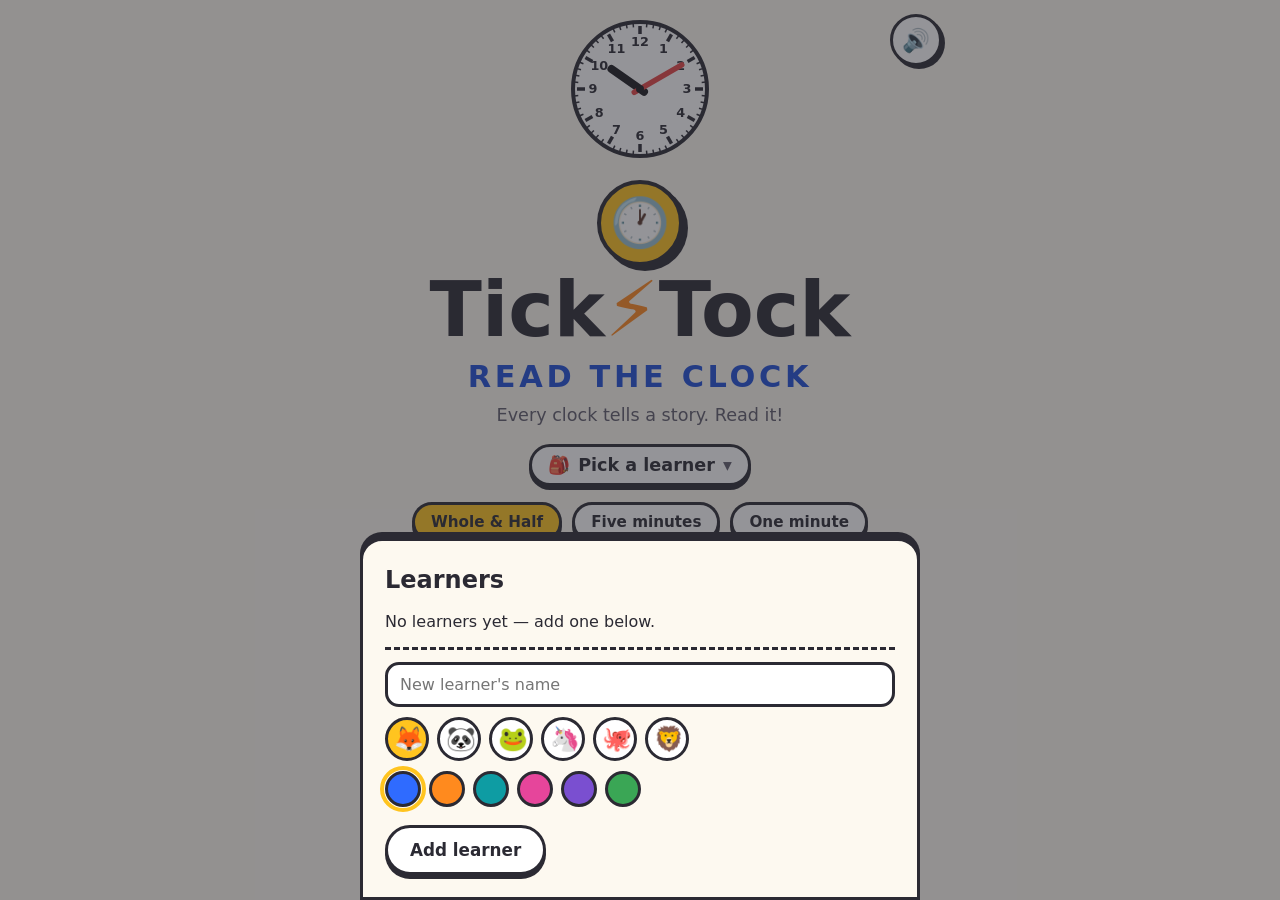
<file: output/clock-go/index.html>
<!DOCTYPE html>
<html lang="en-ZA">
<head>
  <meta charset="UTF-8">
  <meta name="viewport" content="width=device-width, initial-scale=1, viewport-fit=cover">
  <meta name="theme-color" content="#2F6BFF">
  <meta name="description" content="Tick⚡Tock — a Grade 2-3 game for learning to read analogue clocks.">
  <title>Tick⚡Tock</title>
  <link rel="icon" href="assets/favicon.svg?v=13" type="image/svg+xml">
  <link rel="stylesheet" href="css/styles.css?v=13">
</head>
<body>
  <div id="app">

    <!-- ===================== HOME ===================== -->
    <section class="screen" id="screen-home" aria-labelledby="home-title">
      <header class="home-top">
        <div class="home-clock" id="home-clock" aria-hidden="true"></div>
        <button type="button" class="btn-icon" id="home-sound" aria-label="Toggle sound">
          <span data-role="sound-icon" aria-hidden="true">🔊</span>
        </button>
      </header>
      <main class="home-main">
        <div class="brand">
          <div class="clock-badge" aria-hidden="true">🕐</div>
          <h1 class="brand-title" id="home-title">Tick<span class="bolt-inline">⚡</span>Tock</h1>
          <p class="brand-sub">Read the Clock</p>
          <p class="brand-tagline">Every clock tells a story. Read it!</p>
        </div>
        <button type="button" class="learner-chip" id="btn-learner" aria-label="Choose who's playing">
          <span class="learner-chip-avatar" id="learner-chip-avatar" aria-hidden="true">🦊</span>
          <span class="learner-chip-name" id="learner-chip-name">Pick a learner</span>
          <span class="learner-chip-caret" aria-hidden="true">▾</span>
        </button>
        <div class="level-pills" id="level-pills" role="group" aria-label="Choose a level"></div>
        <button type="button" class="btn btn--play" id="btn-play">PLAY</button>
        <div class="home-actions">
          <button type="button" class="btn btn--ghost" id="btn-worksheets">📝 Worksheets</button>
          <button type="button" class="btn btn--ghost" id="btn-how">How It Works</button>
        </div>
        <p class="home-tip">No timer. No pressure. Accuracy first. ⚡</p>
      </main>
    </section>

    <!-- ===================== GAME ===================== -->
    <section class="screen" id="screen-game" aria-labelledby="hud-stage">
      <header class="page-head">
        <button type="button" class="btn-icon" data-back="screen-home" aria-label="Back to home">←</button>
        <span class="page-title" id="hud-stage">Level</span>
        <button type="button" class="btn-icon" id="btn-learner-hud" aria-label="Choose who's playing">🦊</button>
      </header>
      <main class="game-main">
        <div class="question-card">
          <p class="q-prompt">What time is it?</p>
          <div class="clock-stage" id="clock-stage" aria-label="A clock face"></div>
          <p class="q-sub" id="q-sub">Read the hands, then type the time below.</p>
        </div>
        <div class="feedback" id="feedback" hidden></div>
        <div class="keypad" id="keypad"></div>
        <div class="prog-dots" id="hud-progress" aria-label="Progress"></div>
      </main>
    </section>

    <!-- ===================== REPORT ===================== -->
    <section class="screen" id="screen-report" aria-labelledby="report-title">
      <header class="page-head">
        <button type="button" class="btn-icon" data-back="screen-home" aria-label="Back to home">←</button>
        <h1 class="page-title" id="report-title">Report</h1>
        <span class="page-head-spacer"></span>
      </header>
      <main class="page-body">
        <div class="report-picker" id="report-picker" role="group" aria-label="Choose a learner"></div>
        <div class="report print-area" id="report-body"></div>
        <div class="report-actions">
          <button type="button" class="btn" id="btn-report-print">🖨️ Print</button>
          <button type="button" class="btn" id="btn-report-pdf">📄 Download PDF</button>
        </div>
      </main>
    </section>

    <!-- ===================== WORKSHEETS ===================== -->
    <section class="screen" id="screen-worksheets" aria-labelledby="ws-title">
      <header class="page-head">
        <button type="button" class="btn-icon" data-back="screen-home" aria-label="Back to home">←</button>
        <h1 class="page-title" id="ws-title">Worksheets</h1>
        <span class="page-head-spacer"></span>
      </header>
      <main class="page-body">
        <div class="ws-controls">
          <p class="ws-label">For which learners?</p>
          <div class="ws-learners" id="ws-learners"></div>
          <p class="ws-label">Level</p>
          <div class="ws-levels" id="ws-levels"></div>
          <div class="ws-actions">
            <div class="ws-actions-primary">
              <button type="button" class="btn btn--hero" id="ws-generate">＋ Generate sheet</button>
              <button type="button" class="btn btn--ghost" id="ws-new">New questions</button>
            </div>
            <div class="ws-actions-secondary">
              <button type="button" class="btn btn--mini" id="ws-key-toggle">Show answer key</button>
              <button type="button" class="btn btn--mini" id="ws-print">🖨️ Print</button>
              <button type="button" class="btn btn--mini" id="ws-pdf">📄 PDF</button>
            </div>
          </div>
        </div>
        <div class="ws-sheets print-area" id="ws-sheets"></div>
      </main>
    </section>

    <!-- ===================== HOW ===================== -->
    <section class="screen" id="screen-how" aria-labelledby="how-title">
      <header class="page-head">
        <button type="button" class="btn-icon" data-back="screen-home" aria-label="Back to home">←</button>
        <h1 class="page-title" id="how-title">How It Works</h1>
        <span class="page-head-spacer"></span>
      </header>
      <main class="page-body">
        <div class="card how-card">
          <h2>The Big Hand and the Little Hand</h2>
          <p>The long <strong>RED hand</strong> counts the minutes — each number on the clock is worth 5 minutes.
          The short <strong>dark hand</strong> points at the hour. Red = minutes, dark = hours!</p>
          <div class="how-clock" id="how-clock" aria-hidden="true"></div>
        </div>
        <div class="card how-card">
          <h2>Three Levels</h2>
          <ol class="how-steps">
            <li><strong>Whole &amp; Half</strong> — o'clock, half past, quarter past, quarter to.</li>
            <li><strong>Five minutes</strong> — count in fives round the clock.</li>
            <li><strong>One minute</strong> — every single minute.</li>
          </ol>
        </div>
        <div class="card how-card">
          <h2>Three Steps</h2>
          <ol class="how-steps">
            <li><strong>Read the big RED hand.</strong> It counts the minutes — a number is worth 5 minutes each.</li>
            <li><strong>Read the little dark hand.</strong> It sits just past the hour.</li>
            <li><strong>Type the time.</strong> With the little colon : and two digits for the minutes — like 3:45 or 3:05. Then check!</li>
          </ol>
        </div>
      </main>
    </section>

    <!-- ===================== OVERLAYS ===================== -->
    <div class="overlay" id="pin-backdrop">
      <div class="sheet" role="dialog" aria-modal="true" aria-label="Teacher PIN">
        <h2>Teacher mode</h2>
        <p class="pin-hint">Enter the teacher PIN</p>
        <input class="pin-input" id="pin-input" inputmode="numeric" autocomplete="off" aria-label="PIN" placeholder="••••">
        <p class="pin-err" id="pin-err" hidden></p>
        <button type="button" class="btn" id="pin-go">Unlock</button>
        <button type="button" class="btn btn--ghost" data-close>Cancel</button>
      </div>
    </div>

    <div class="overlay" id="teacher-backdrop">
      <div class="sheet" role="dialog" aria-modal="true" aria-label="Teacher panel">
        <div class="sheet-head"><h2>Teacher panel</h2>
        <button type="button" class="sheet-x" data-close aria-label="Close teacher panel">✕</button></div>
        <div class="teacher-actions">
          <button type="button" class="btn" data-action="guide">🚀 First five minutes</button>
          <button type="button" class="btn" data-action="practice">🎮 Practice any level</button>
          <button type="button" class="btn" data-action="report">📊 Reports</button>
          <button type="button" class="btn" data-action="worksheets">📝 Worksheets</button>
          <button type="button" class="btn btn--ghost" data-action="learners">👧 Learners</button>
          <button type="button" class="btn btn--ghost" data-action="reset">♻️ Reset active learner</button>
          <button type="button" class="btn btn--ghost" data-action="lock">🔒 Lock</button>
        </div>
      </div>
    </div>

    <div class="overlay" id="learners-backdrop">
      <div class="sheet" role="dialog" aria-modal="true" aria-label="Learners">
        <h2>Learners</h2>
        <div id="learners-list"></div>
        <form class="learner-form" id="learner-form">
          <input id="learner-name-input" placeholder="New learner's name" maxlength="20" aria-label="Name">
          <div class="learner-emojis" id="learner-emojis" role="radiogroup" aria-label="Pick an avatar"></div>
          <div class="learner-colors" id="learner-colors" role="radiogroup" aria-label="Pick a colour"></div>
          <button type="submit" class="btn" id="learner-add">Add learner</button>
        </form>
      </div>
    </div>

    <div class="overlay" id="intro-backdrop">
      <div class="sheet intro-sheet" role="dialog" aria-modal="true" aria-label="How to read a clock">
        <h2>How to read a clock 🕐</h2>
        <div class="intro-clock" id="intro-clock" aria-hidden="true"></div>
        <ol class="intro-steps">
          <li><strong>Look at the BIG RED hand.</strong> It counts the minutes — each number is worth 5 minutes (5, 10, 15…).</li>
          <li><strong>Look at the little dark hand.</strong> It points just past the hour.</li>
          <li><strong>Type the time</strong> with the little colon : and two digits for the minutes — like 3:45 or 3:05 — and press Check!</li>
        </ol>
        <button type="button" class="btn" id="intro-go">Got it — let’s go! ⚡</button>
      </div>
    </div>

    <div class="overlay" id="guide-backdrop">
      <div class="sheet guide-sheet" role="dialog" aria-modal="true" aria-label="Teacher guide: the first five minutes">
        <div class="sheet-head"><h2>🚀 The first five minutes</h2>
        <button type="button" class="sheet-x" data-close aria-label="Close guide">✕</button></div>
        <p class="guide-intro">This is exactly what a child sees when they first open Tick⚡Tock. Walk through it once, then hand over the iPad.</p>
        <div class="guide-section">
          <h3>1 · First play — the teaching intro</h3>
          <p>On their very first game, every child gets a one-time overlay before any question:</p>
          <ol class="guide-list">
            <li><strong>Look at the BIG RED hand.</strong> It counts the minutes — each number is worth 5 minutes (5, 10, 15…).</li>
            <li><strong>Look at the little dark hand.</strong> It points just past the hour.</li>
            <li><strong>Type the time</strong> with the little colon : and two digits for the minutes — like 3:45 or 3:05 — and press Check!</li>
          </ol>
          <p class="guide-note">They tap <strong>Got it — let’s go! ⚡</strong> and it never shows again for that learner.</p>
          <p class="guide-note">A time is only accepted with its colon and two minute digits — 3:45, not 345, and 3:05, not 3:5. If a child types the right time without the colon or zero pad, the app says <strong>“So close!”</strong> and asks for it, so the format is taught too.</p>
        </div>
        <div class="guide-section">
          <h3>2 · The levels</h3>
          <p>Three levels unlock in order. The RED hand counts minutes; the dark hand points at the hour. Each level shows its own reading rule under the clock:</p>
          <ul class="guide-list">
            <li><strong>Whole &amp; Half</strong> — o’clock, half past, quarter past &amp; to.</li>
            <li><strong>Five minutes</strong> — count in fives round the clock (unlocks after 5 first-tries).</li>
            <li><strong>One minute</strong> — each little tick is 1 minute (unlocks after 5 first-tries).</li>
          </ul>
        </div>
        <div class="guide-section">
          <h3>3 · Worksheets &amp; reporting</h3>
          <p>Under <strong>📝 Worksheets</strong> you can generate a sheet of clocks (answer key hidden by default, one tap to show), print it, or export a PDF. <strong>📊 Reports</strong> shows each learner’s attempts and first-try accuracy per level.</p>
          <p class="guide-note">Teacher PIN stays <strong>5241</strong> on every device. All data lives on the iPad — nothing leaves it.</p>
        </div>
        <button type="button" class="btn" data-close>Got it — thanks!</button>
      </div>
    </div>

    <div class="overlay" id="modal-backdrop">
      <div class="sheet" role="dialog" aria-modal="true" aria-label="Confirm">
        <h2 id="modal-title">Are you sure?</h2>
        <p id="modal-text"></p>
        <button type="button" class="btn" id="modal-ok">OK</button>
        <button type="button" class="btn btn--ghost" data-close>Cancel</button>
      </div>
    </div>

  </div>

  <script src="js/clock.js?v=13"></script>
  <script src="js/storage.js?v=13"></script>
  <script src="js/pdf.js?v=13"></script>
  <script src="js/audio.js?v=13"></script>
  <script src="js/ui.js?v=13"></script>
  <script src="js/app.js?v=13"></script>
</body>
</html>
</file>
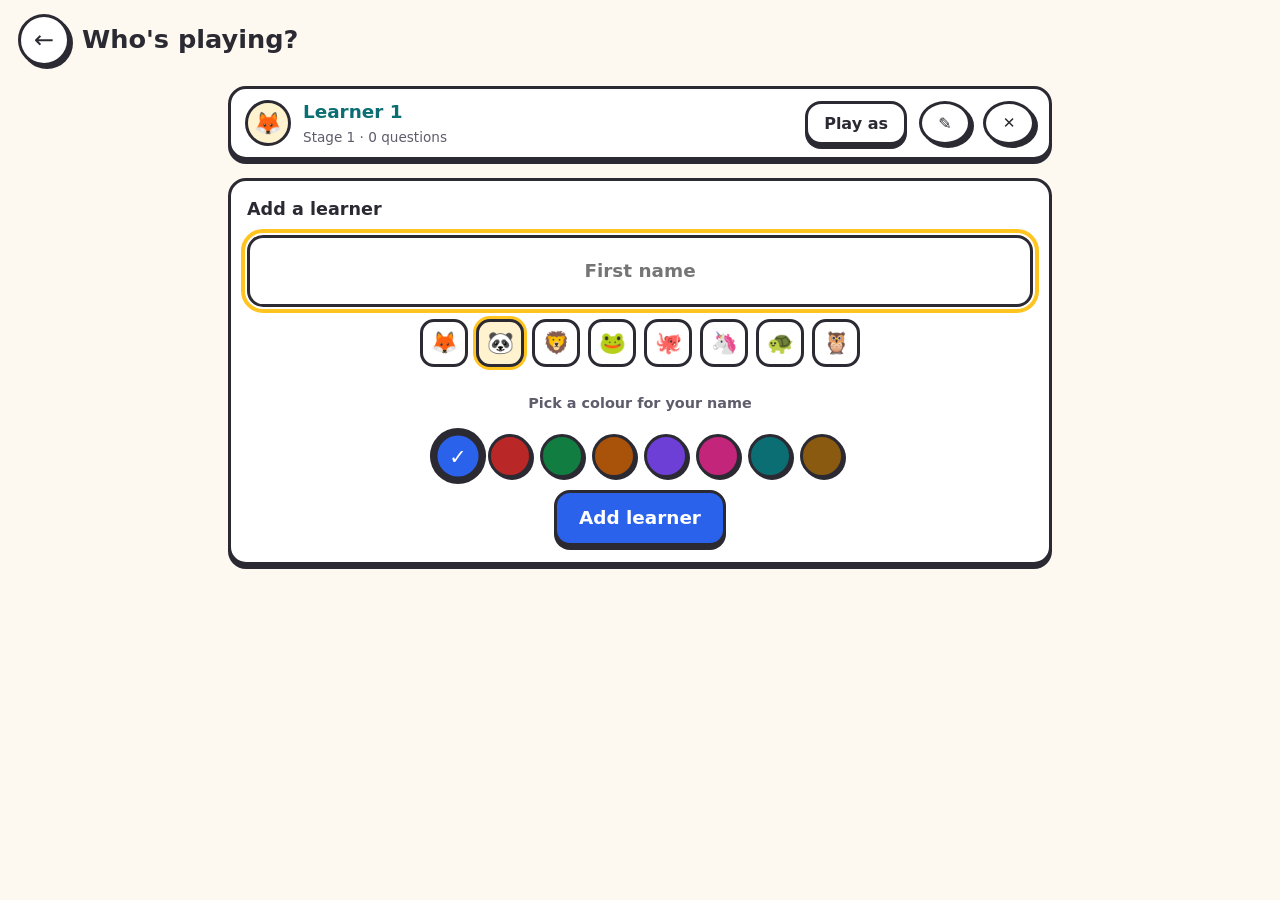
<file: output/jo-go-metric-jumps/index.html>
<!DOCTYPE html>
<html lang="en-ZA">
<head>
  <meta charset="UTF-8">
  <meta name="viewport" content="width=device-width, initial-scale=1, viewport-fit=cover">
  <meta name="theme-color" content="#2B62EB">
  <meta name="description" content="Jo⚡Go Metric Master — a Grade 4 learning game for converting km, m, cm and mm by moving the decimal comma.">
  <title>Jo⚡Go Metric Master</title>
  <link rel="icon" href="assets/favicon.svg?v=57" type="image/svg+xml">
  <link rel="apple-touch-icon" href="assets/icon-180.png?v=57">
  <link rel="manifest" href="manifest.webmanifest?v=57">
  <link rel="stylesheet" href="css/styles.css?v=57">
</head>
<body>
  <div id="app">

    <!-- ===================== HOME ===================== -->
    <section class="screen" id="screen-home" aria-labelledby="home-title">
      <header class="home-top">
        <div class="home-ladders" id="home-ladders" aria-hidden="true"></div>
        <div class="home-top-actions">
          <button type="button" class="btn-icon" id="home-sound" aria-label="Toggle sound">
            <span data-role="sound-icon" aria-hidden="true">🔊</span>
          </button>
          <button type="button" class="btn-icon" id="home-teacher" aria-label="Teacher settings">⚙</button>
        </div>
      </header>
      <main class="home-main">
        <div class="brand" id="brand-logo">
          <div class="brand-lockup">
            <h1 class="brand-title" id="home-title">Jo<span class="bolt-inline">⚡</span>Go</h1>
            <p class="brand-sub">Metric Master</p>
          </div>
          <p class="brand-tagline">Master the comma. Master metric measurement.</p>
        </div>
        <button type="button" class="learner-chip" id="btn-learner" aria-label="Choose who's playing">
          <span class="learner-chip-avatar" id="learner-chip-avatar" aria-hidden="true">🦊</span>
          <span class="learner-chip-name" id="learner-chip-name">Pick a learner</span>
          <span class="learner-chip-caret" aria-hidden="true">▾</span>
        </button>
        <div class="dim-pills" id="dim-pills" role="group" aria-label="Choose a dimension"></div>
        <button type="button" class="btn btn--play" id="btn-play">PLAY</button>
        <div class="home-actions">
          <button type="button" class="btn btn--ghost btn--scales" id="btn-scales">📏 Read the Scales</button>
          <button type="button" class="btn btn--ghost" id="btn-practice">Practice</button>
          <button type="button" class="btn btn--ghost" id="btn-progress">My Progress</button>
          <button type="button" class="btn btn--ghost" id="btn-how">How It Works</button>
        </div>
        <p class="home-tip">No timer. No pressure. Accuracy first. ⚡</p>
      </main>
    </section>

    <!-- ===================== HOW IT WORKS ===================== -->
    <section class="screen" id="screen-how" aria-labelledby="how-title">
      <header class="page-head">
        <button type="button" class="btn-icon" data-back="screen-home" aria-label="Back to home">←</button>
        <h1 class="page-title" id="how-title">How It Works</h1>
        <span class="page-head-spacer"></span>
      </header>
      <main class="page-body">
        <div class="card how-card">
          <h2>The Golden Rule</h2>
          <div class="rule-big">× = RIGHT &nbsp;·&nbsp; ÷ = LEFT &nbsp;·&nbsp; ZEROES = JUMPS</div>
          <p><strong>Down</strong> the ladder → <strong>multiply</strong> (the number grows). <strong>Up</strong> the ladder → <strong>divide</strong> (the number shrinks). Same amount, new unit!</p>
          <div class="how-ladder" id="how-ladder" aria-hidden="true"></div>
          <p class="how-note">Each gap on the ladder has its own jump size: <strong>km → m is a 1000-jump</strong>, <strong>m → cm is a 100-jump</strong>, <strong>cm → mm is a 10-jump</strong>.</p>
        </div>

        <div class="card how-card">
          <h2>Three Steps</h2>
          <ol class="how-steps">
            <li><strong>Which way are we going?</strong> To a SMALLER unit → the number gets bigger → multiply. To a BIGGER unit → the number gets smaller → divide.</li>
            <li><strong>Count the zeroes.</strong> They tell you how many places the comma moves — 10 has one zero, 100 has two, 1000 has three.</li>
            <li><strong>Move the comma.</strong> Drag it across the place-value track. Watch the zeroes appear!</li>
          </ol>
        </div>

        <div class="card how-card">
          <h2>Same Amount, New Unit</h2>
          <div class="how-example">2,5 m = 250 cm &nbsp;·&nbsp; 2,5 kg = 2 500 g &nbsp;·&nbsp; 2,5 L = 2 500 mL</div>
          <p>The amount did not change. We just used a <strong>smaller unit</strong>, so the <strong>number got bigger</strong>. 100 centimetres fit into 1 metre, 1 000 grams into 1 kilogram, 1 000 millilitres into 1 litre.</p>
        </div>

        <div class="card how-card">
          <h2>Check It Makes Sense</h2>
          <p>After converting, ask yourself: <em>does this answer look like the real world?</em> A door is about 2 m tall. 2,5 m = 0,025 cm would be smaller than an ant — something is wrong!</p>
        </div>

        <button type="button" class="btn btn--primary" data-back="screen-home">Back</button>
      </main>
    </section>

    <!-- ===================== PRACTICE ===================== -->
    <section class="screen" id="screen-practice" aria-labelledby="practice-title">
      <header class="page-head">
        <button type="button" class="btn-icon" data-back="screen-home" aria-label="Back to home">←</button>
        <h1 class="page-title" id="practice-title">Practice</h1>
        <span class="page-head-spacer"></span>
      </header>
      <main class="page-body" id="practice-body"></main>
    </section>

    <!-- ===================== LEARNERS ===================== -->
    <section class="screen" id="screen-learners" aria-labelledby="learners-title">
      <header class="page-head">
        <button type="button" class="btn-icon" data-back="screen-home" aria-label="Back to home">←</button>
        <h1 class="page-title" id="learners-title">Who's playing?</h1>
        <span class="page-head-spacer"></span>
      </header>
      <main class="page-body" id="learners-body"></main>
    </section>

    <!-- ===================== REPORT ===================== -->
    <section class="screen" id="screen-report" aria-labelledby="report-title">
      <header class="page-head">
        <button type="button" class="btn-icon" data-back="screen-home" aria-label="Back to home">←</button>
        <h1 class="page-title" id="report-title">Reports</h1>
        <div class="page-head-actions">
          <button type="button" class="btn btn--small" id="btn-report-pdf">Download PDF</button>
          <button type="button" class="btn btn--small" id="btn-report-print">Print</button>
        </div>
      </header>
      <main class="page-body" id="report-body"></main>
    </section>

    <!-- ===================== SCALES LAB ===================== -->
    <section class="screen" id="screen-scales" aria-labelledby="scales-title">
      <header class="page-head">
        <button type="button" class="btn-icon" data-back="screen-home" aria-label="Back to home">←</button>
        <h1 class="page-title" id="scales-title">Read the Scales</h1>
        <span class="page-head-spacer"></span>
      </header>
      <main class="page-body" id="scales-body"></main>
    </section>

    <!-- ===================== WORKSHEET PACK ===================== -->
    <section class="screen" id="screen-worksheets" aria-labelledby="worksheets-title">
      <header class="page-head">
        <button type="button" class="btn-icon" data-back="screen-home" aria-label="Back to home">←</button>
        <h1 class="page-title" id="worksheets-title">Worksheet Pack</h1>
        <div class="page-head-actions">
          <button type="button" class="btn btn--small" id="btn-ws-pdf">Download PDF</button>
          <button type="button" class="btn btn--small" id="btn-ws-print">Print</button>
        </div>
      </header>
      <main class="page-body" id="worksheets-body"></main>
    </section>

    <!-- ===================== TIMED CHALLENGE ===================== -->
    <section class="screen" id="screen-challenge" aria-labelledby="challenge-title">
      <header class="page-head">
        <button type="button" class="btn-icon" data-back="screen-worksheets" aria-label="Back to worksheet pack">←</button>
        <h1 class="page-title" id="challenge-title">Timed Challenge</h1>
        <span class="page-head-spacer"></span>
      </header>
      <main class="page-body" id="challenge-body"></main>
    </section>

    <!-- ===================== PROGRESS ===================== -->
    <section class="screen" id="screen-progress" aria-labelledby="progress-title">
      <header class="page-head">
        <button type="button" class="btn-icon" data-back="screen-home" aria-label="Back to home">←</button>
        <h1 class="page-title" id="progress-title">My Progress</h1>
        <span class="page-head-spacer"></span>
      </header>
      <main class="page-body" id="progress-body"></main>
    </section>

    <!-- ===================== GAME ===================== -->
    <section class="screen" id="screen-game" aria-labelledby="game-title">
      <header class="hud">
        <button type="button" class="btn-icon" id="btn-home" aria-label="Home">⌂</button>
        <div class="hud-center">
          <span class="hud-stage" id="hud-stage">Stage 1</span>
          <span class="hud-progress" id="hud-progress" aria-hidden="true"></span>
        </div>
        <div class="hud-right">
          <span class="streak" id="hud-streak" aria-label="Current streak">🔥 0</span>
          <button type="button" class="btn-icon" id="btn-learner-hud" aria-label="Switch learner">🦊</button>
          <button type="button" class="btn-icon" id="btn-sound" aria-label="Toggle sound">
            <span data-role="sound-icon" aria-hidden="true">🔊</span>
          </button>
        </div>
      </header>
      <main class="game-main">
        <div id="gameBody"></div>
        <div class="feedback" id="feedback" role="status"></div>
        <div class="result-line" id="result-line" aria-live="polite"></div>
        <div class="next-area" id="next-area" hidden></div>
      </main>
    </section>

    <!-- ===================== DONE ===================== -->
    <section class="screen" id="screen-done" aria-labelledby="done-title">
      <main class="page-body" id="done-body"></main>
    </section>

    <!-- ===================== TEACHER PANEL ===================== -->
    <div class="overlay" id="teacher-backdrop" aria-hidden="true">
      <div class="overlay-panel teacher-panel" id="teacher-panel" role="dialog" aria-label="Teacher panel"></div>
    </div>

    <!-- ===================== FIRST-PLAY TEACHING OVERLAY ===================== -->
    <div class="overlay" id="intro-backdrop" aria-hidden="true">
      <div class="overlay-panel intro-panel" role="dialog" aria-modal="true" aria-label="Meet the ladder">
        <h2 class="modal-title">First, meet the ladder! ⚡</h2>
        <div class="intro-ladder" id="intro-ladder" aria-hidden="true"></div>
        <ol class="intro-steps">
          <li><strong>Units live on a ladder.</strong> km is BIG, mm is tiny. To change units, we jump between the rungs.</li>
          <li><strong>Down = ×, up = ÷.</strong> Going down to a smaller unit? The number gets bigger (2,5 m = 250 cm). Going up? The number gets smaller.</li>
          <li><strong>The comma is a little traveller.</strong> Every zero in the × or ÷ moves it ONE place — right for ×, left for ÷.</li>
        </ol>
        <p class="intro-tag">Same amount. New unit. Let's jump!</p>
        <button type="button" class="btn btn--primary" id="intro-go">Got it — let's jump! ⚡</button>
      </div>
    </div>

    <!-- ===================== TEACHER PIN ===================== -->
    <div class="overlay" id="pin-modal" aria-hidden="true">
      <div class="overlay-panel pin-panel" role="dialog" aria-label="Teacher PIN">
        <h2 class="modal-title">🔐 Teacher Mode</h2>
        <p class="modal-text" id="pin-hint">Enter the 4-digit PIN.</p>
        <div class="pin-dots" id="pin-dots" aria-hidden="true"></div>
        <div class="pin-pad">
          <button type="button" class="pin-key" data-pin="1">1</button>
          <button type="button" class="pin-key" data-pin="2">2</button>
          <button type="button" class="pin-key" data-pin="3">3</button>
          <button type="button" class="pin-key" data-pin="4">4</button>
          <button type="button" class="pin-key" data-pin="5">5</button>
          <button type="button" class="pin-key" data-pin="6">6</button>
          <button type="button" class="pin-key" data-pin="7">7</button>
          <button type="button" class="pin-key" data-pin="8">8</button>
          <button type="button" class="pin-key" data-pin="9">9</button>
          <button type="button" class="pin-key pin-key--util" data-action="clear" aria-label="Clear">⌫</button>
          <button type="button" class="pin-key" data-pin="0">0</button>
          <button type="button" class="pin-key pin-key--util" data-action="cancel" aria-label="Cancel">✕</button>
        </div>
        <p class="pin-error" id="pin-error" aria-live="polite"></p>
      </div>
    </div>

    <!-- ===================== CONFIRM MODAL ===================== -->
    <div class="overlay" id="confirm-modal" aria-hidden="true">
      <div class="overlay-panel modal-panel" role="alertdialog" aria-label="Confirm">
        <h2 class="modal-title">Are you sure?</h2>
        <p class="modal-text"></p>
        <div class="modal-actions">
          <button type="button" class="btn btn--danger" data-action="yes">Yes, reset</button>
          <button type="button" class="btn btn--ghost" data-action="no">Cancel</button>
        </div>
      </div>
    </div>

  </div>

  <script src="js/math.js?v=57"></script>
  <script src="js/formatting.js?v=57"></script>
  <script src="js/questions.js?v=57"></script>
  <script src="js/worksheets.js?v=57"></script>
  <script src="js/scales.js?v=57"></script>
  <script src="js/pdf.js?v=57"></script>
  <script src="js/storage.js?v=57"></script>
  <script src="js/audio.js?v=57"></script>
  <script src="js/input.js?v=57"></script>
  <script src="js/ui.js?v=57"></script>
  <script src="js/game.js?v=57"></script>
  <script src="js/app.js?v=57"></script>
</body>
</html>
</file>
<file: output/clock-go/css/styles.css>
/* ============================================================
   Tick⚡Tock — styles (mini-app experiment)
   Same hand-drawn classroom feel as Jo⚡Go Metric Master: warm
   paper, thick ink outlines, sticker shadows. No hover-only
   controls — everything works by tap.
   ============================================================ */

:root {
  --paper: #FDF9F0;
  --ink: #2B2A33;
  --ink-soft: #5F5C6B;
  --blue: #2F6BFF;
  --blue-dark: #1E4ED8;
  --blue-soft: #E7EEFF;
  --green: #18A957;
  --green-soft: #E1F6E9;
  --yellow: #FFC41F;
  --yellow-soft: #FFF3CF;
  --orange: #FF8A1E;
  --orange-soft: #FFEDD8;
  --pink: #FF4FA3;
  --pink-soft: #FFE4F0;
  --red: #E64545;
  --red-soft: #FFE2E2;
  --card-border: 3px solid var(--ink);
  --shadow: 6px 6px 0 var(--ink);
  --shadow-sm: 0 4px 0 var(--ink);
  --radius: 18px;
  --font: "Chalkboard SE", "Comic Sans MS", "Segoe Print", "Marker Felt",
          "Baloo 2", "Nunito", system-ui, sans-serif;
}

* { box-sizing: border-box; -webkit-tap-highlight-color: transparent; }

html, body { height: 100%; margin: 0; padding: 0; }

body {
  font-family: var(--font);
  background: var(--paper);
  color: var(--ink);
  touch-action: manipulation;
  overscroll-behavior: none;
  -webkit-user-select: none;
  user-select: none;
  line-height: 1.45;
}

input, textarea { -webkit-user-select: text; user-select: text; }
h1, h2, h3, p { margin: 0 0 0.5em; }
button { font-family: inherit; color: inherit; cursor: pointer; }

/* ---------------- screens ---------------- */

.screen { display: none; }
.screen--active { display: block; }

#app { max-width: 640px; margin: 0 auto; }

.page-body, .game-main, .home-main { padding: 16px; }

/* ---------------- buttons ---------------- */

.btn {
  display: inline-flex;
  align-items: center;
  justify-content: center;
  gap: 8px;
  border: var(--card-border);
  border-radius: 999px;
  background: #fff;
  font-weight: 800;
  font-size: 1.05rem;
  padding: 12px 22px;
  box-shadow: var(--shadow-sm);
  transition: transform 0.08s ease, box-shadow 0.08s ease;
}
.btn:active { transform: translateY(4px); box-shadow: 0 0 0 var(--ink); }
.btn--play {
  min-width: min(320px, 84vw);
  font-size: 1.6rem;
  padding: 16px 0;
  background: linear-gradient(180deg, var(--yellow), var(--orange));
  border-radius: 22px;
}
.btn--ghost { background: transparent; box-shadow: none; }
.btn:disabled { opacity: 0.5; cursor: default; transform: none; box-shadow: var(--shadow-sm); }

.btn-icon {
  display: inline-flex;
  align-items: center;
  justify-content: center;
  width: 52px;
  height: 52px;
  min-width: 52px;
  border: 3px solid var(--ink);
  border-radius: 50%;
  background: #fff;
  font-size: 1.4rem;
  box-shadow: 3px 3px 0 var(--ink);
}
.btn-icon:active { transform: translateY(3px); box-shadow: 0 0 0 var(--ink); }

/* ---------------- home ---------------- */

.home-top {
  position: relative;
  display: flex;
  justify-content: center;
  align-items: flex-start;
  padding: 14px 18px 0;
}
#home-sound { position: absolute; top: 14px; right: 18px; }

.home-clock { width: 150px; }
.home-main { display: flex; flex-direction: column; align-items: center; gap: 16px; text-align: center; }

.brand { text-align: center; }
.clock-badge {
  width: 86px;
  height: 86px;
  margin: 0 auto 6px;
  border: 4px solid var(--ink);
  border-radius: 50%;
  background: var(--yellow);
  box-shadow: 5px 5px 0 var(--ink);
  display: flex;
  align-items: center;
  justify-content: center;
  font-size: 3rem;
}
.brand-title { font-size: clamp(3rem, 13vw, 4.8rem); line-height: 1; margin: 0; }
.bolt-inline { color: var(--orange); }
.brand-sub {
  font-size: clamp(1.3rem, 6vw, 1.9rem);
  font-weight: 800;
  color: var(--blue-dark);
  text-transform: uppercase;
  letter-spacing: 0.12em;
  margin: 6px 0 4px;
}
.brand-tagline { font-size: 1.1rem; color: var(--ink-soft); margin: 0; }

.learner-chip {
  display: inline-flex;
  align-items: center;
  gap: 8px;
  border: var(--card-border);
  border-radius: 999px;
  background: #fff;
  padding: 8px 16px;
  font-size: 1.1rem;
  font-weight: 800;
  box-shadow: var(--shadow-sm);
}
.learner-chip:active { transform: translateY(3px); box-shadow: 0 0 0 var(--ink); }
.learner-chip-caret { color: var(--ink-soft); }

.level-pills { display: flex; gap: 10px; flex-wrap: wrap; justify-content: center; }
.level-pill {
  border: var(--card-border);
  border-radius: 999px;
  background: #fff;
  padding: 8px 16px;
  font-size: 0.95rem;
  font-weight: 800;
  box-shadow: var(--shadow-sm);
}
.level-pill:active { transform: translateY(3px); box-shadow: 0 0 0 var(--ink); }
.level-pill--on { background: var(--yellow); }
.level-pill--locked { opacity: 0.55; box-shadow: none; }

.home-actions { display: flex; flex-wrap: wrap; gap: 12px; justify-content: center; }
.home-tip { color: var(--ink-soft); font-size: 0.95rem; margin: 4px 0 0; }

/* ---------------- clock face (SVG) ---------------- */

.clock-face { display: block; margin: 0 auto; }

/* ---------------- page headers ---------------- */

.page-head {
  display: flex;
  align-items: center;
  justify-content: space-between;
  gap: 10px;
  padding: 14px 16px 0;
}
.page-title { flex: 1; text-align: center; font-size: 1.4rem; margin: 0; }
.page-head-spacer { width: 52px; }

/* ---------------- cards ---------------- */

.card {
  background: #fff;
  border: var(--card-border);
  border-radius: var(--radius);
  box-shadow: var(--shadow-sm);
  padding: 16px;
  margin-bottom: 16px;
}
.how-card h2 { font-size: 1.25rem; }
.how-steps { padding-left: 22px; }
.how-steps li { margin-bottom: 8px; }

/* ---------------- game ---------------- */

.game-main { display: flex; flex-direction: column; gap: 12px; }
.question-card {
  background: #fff;
  border: var(--card-border);
  border-radius: var(--radius);
  box-shadow: var(--shadow-sm);
  padding: 14px;
  text-align: center;
}
.q-prompt { font-size: 1.3rem; font-weight: 800; margin: 0 0 6px; }
.q-sub { color: var(--ink-soft); margin: 0; font-weight: 600; }
.intro-sheet { text-align: center; }
.intro-clock { margin: 8px auto 4px; }
.intro-steps { text-align: left; padding-left: 22px; margin: 10px 0 14px; }
.intro-steps li { margin-bottom: 8px; }

.feedback {
  border: var(--card-border);
  border-radius: var(--radius);
  padding: 12px 16px;
  font-weight: 700;
  text-align: center;
}
.feedback--ok { background: var(--green-soft); }
.feedback--no { background: var(--red-soft); }

.keypad {
  display: grid;
  grid-template-columns: repeat(4, 1fr);
  gap: 10px;
  max-width: 420px;
  margin: 0 auto;
  width: 100%;
}

.answer-display {
  grid-column: 1 / -1;
  min-height: 56px;
  border: 3px solid var(--ink);
  border-radius: 14px;
  background: #fff;
  font-size: 1.7rem;
  font-weight: 800;
  display: flex;
  align-items: center;
  justify-content: center;
  letter-spacing: 0.06em;
  box-shadow: inset 0 0 0 2px var(--yellow-soft);
}
.answer-display--empty { color: var(--ink-soft); font-size: 1.1rem; opacity: 0.6; }
.key {
  border: var(--card-border);
  border-radius: 14px;
  background: #fff;
  font-size: 1.4rem;
  font-weight: 800;
  padding: 14px 0;
  box-shadow: var(--shadow-sm);
}
.key:active { transform: translateY(4px); box-shadow: 0 0 0 var(--ink); }
.key--check {
  grid-column: span 2;
  background: var(--green);
  color: #fff;
  min-height: 58px;
  font-size: 1.2rem;
}
.key--clear { background: var(--orange-soft); }
.key--next {
  grid-column: 1 / -1;
  background: var(--blue, #2F6BFF);
  color: #fff;
  min-height: 58px;
  font-size: 1.2rem;
  animation: keypop 0.25s ease-out;
}
@keyframes keypop {
  from { transform: scale(0.96); opacity: 0.4; }
  to { transform: scale(1); opacity: 1; }
}
.streak {
  grid-column: 1 / -1;
  text-align: center;
  font-weight: 800;
  font-size: 1.05rem;
  color: var(--ink);
  background: var(--yellow-soft);
  border: var(--card-border);
  border-radius: 999px;
  padding: 8px 14px;
  box-shadow: var(--shadow-sm);
  animation: streakpop 0.3s ease-out;
}
@keyframes streakpop {
  from { transform: scale(0.9); opacity: 0.2; }
  to { transform: scale(1); opacity: 1; }
}

.prog-dots { display: flex; gap: 6px; justify-content: center; }
.prog-dot {
  width: 14px;
  height: 14px;
  border: 2.5px solid var(--ink);
  border-radius: 50%;
  background: #fff;
}
.prog-dot--done { background: var(--green); }

/* ---------------- report ---------------- */

.report-picker { display: flex; gap: 10px; flex-wrap: wrap; margin-bottom: 14px; }
.report-chip {
  border: var(--card-border);
  border-radius: 999px;
  background: #fff;
  padding: 6px 14px;
  font-weight: 800;
  box-shadow: var(--shadow-sm);
}
.report-chip--on { background: var(--yellow); }
.report-actions { display: flex; gap: 12px; justify-content: center; margin-top: 14px; }

.tbl { width: 100%; border-collapse: collapse; background: #fff; }
.tbl th, .tbl td {
  border: 2px solid var(--ink);
  padding: 8px 10px;
  text-align: left;
  font-size: 0.95rem;
}
.tbl th { background: var(--yellow-soft); }

.m-badge {
  display: inline-block;
  border-radius: 999px;
  padding: 2px 10px;
  font-size: 0.8rem;
  font-weight: 800;
  border: 2.5px solid var(--ink);
}
.m-badge--mastered { background: var(--green-soft); }
.m-badge--progress { background: var(--orange-soft); }
.m-badge--new { background: var(--blue-soft); }

/* ---------------- worksheets ---------------- */

.ws-label { font-weight: 800; margin: 12px 0 6px; }
.ws-learners, .ws-levels { display: flex; gap: 10px; flex-wrap: wrap; }
.ws-check { display: inline-flex; align-items: center; gap: 6px; }
.ws-actions { display: flex; flex-direction: column; gap: 10px; margin: 14px 0; }
.ws-actions-primary { display: grid; grid-template-columns: 1fr auto; gap: 10px; }
.ws-actions-secondary { display: flex; flex-wrap: wrap; gap: 8px; justify-content: center; }
.btn--hero {
  background: linear-gradient(180deg, var(--yellow), var(--orange));
  font-size: 1.15rem;
  padding: 14px 18px;
  border-radius: 18px;
}
.btn--mini {
  font-size: 0.9rem;
  padding: 8px 16px;
  box-shadow: var(--shadow-sm);
}
.btn--mini:active { transform: translateY(3px); box-shadow: 0 0 0 var(--ink); }

.ws-sheet {
  background: #fff;
  border: var(--card-border);
  border-radius: var(--radius);
  box-shadow: var(--shadow-sm);
  padding: 16px;
  margin-bottom: 16px;
  page-break-after: always;
}
.ws-sheet:last-child { page-break-after: auto; }
.ws-grid { display: grid; grid-template-columns: repeat(2, 1fr); gap: 12px; }
.ws-item { text-align: center; }
.ws-answer-line {
  border-top: 3px solid var(--ink);
  width: 80%;
  margin: 8px auto 0;
  padding-top: 4px;
  font-weight: 800;
}
.ws-key { margin-top: 10px; font-weight: 800; }

/* ---------------- overlays / sheets ---------------- */

.overlay {
  position: fixed;
  inset: 0;
  background: rgba(43, 42, 51, 0.5);
  display: none;
  align-items: flex-end;
  justify-content: center;
  z-index: 50;
}
.overlay--show { display: flex; }

.sheet {
  background: var(--paper);
  border: var(--card-border);
  border-top-left-radius: 22px;
  border-top-right-radius: 22px;
  box-shadow: 0 -6px 0 var(--ink);
  padding: 22px;
  width: 100%;
  max-width: 560px;
  max-height: 85vh;
  overflow-y: auto;
}
.sheet h2 { margin-top: 0; }
.sheet .btn { margin: 8px 8px 0 0; }
.sheet-head { display: flex; align-items: center; justify-content: space-between; }
.sheet-head h2 { margin: 0; }
.sheet-x {
  width: 40px;
  height: 40px;
  border: 3px solid var(--ink);
  border-radius: 50%;
  background: #fff;
  font-size: 1.1rem;
  font-weight: 800;
  box-shadow: 3px 3px 0 var(--ink);
}
.sheet-x:active { transform: translateY(2px); box-shadow: 0 0 0 var(--ink); }

/* teacher guide: the first five minutes */
.guide-sheet { max-width: 620px; }
.guide-intro {
  font-size: 1.02rem;
  line-height: 1.45;
  margin: 10px 0 16px;
  padding: 10px 14px;
  border: 3px solid var(--ink);
  border-radius: 14px;
  background: var(--yellow-soft, #FFF3CF);
  font-weight: 700;
}
.guide-section { margin: 0 0 16px; }
.guide-section h3 { margin: 0 0 6px; font-size: 1.08rem; }
.guide-section p { margin: 0 0 8px; line-height: 1.5; }
.guide-list { margin: 6px 0; padding-left: 22px; }
.guide-list li { margin-bottom: 6px; line-height: 1.45; }
.guide-note {
  font-size: 0.95rem;
  color: var(--ink-soft, #5F5C6B);
  margin-top: 6px;
}

.pin-input {
  width: 120px;
  text-align: center;
  font-size: 1.6rem;
  font-weight: 800;
  border: var(--card-border);
  border-radius: 14px;
  padding: 10px;
  font-family: inherit;
}
.pin-hint { color: var(--ink-soft); }
.pin-err { color: var(--red); font-weight: 800; margin: 8px 0 0; }

.teacher-actions { display: flex; flex-direction: column; gap: 10px; margin-top: 8px; }
.teacher-actions .btn { margin: 0; justify-content: flex-start; }

.learner-row {
  display: flex;
  align-items: center;
  gap: 10px;
  border: var(--card-border);
  border-radius: 14px;
  background: #fff;
  padding: 8px 12px;
  margin-bottom: 8px;
}
.learner-row .grow { flex: 1; font-weight: 800; }

.learner-form { margin-top: 14px; border-top: 3px dashed var(--ink); padding-top: 12px; }
.learner-form input {
  border: var(--card-border);
  border-radius: 14px;
  padding: 10px 12px;
  font-size: 1rem;
  font-family: inherit;
  width: 100%;
  margin-bottom: 10px;
}
.learner-emojis, .learner-colors { display: flex; flex-wrap: wrap; gap: 8px; margin-bottom: 10px; }
.learner-emoji {
  width: 44px;
  height: 44px;
  font-size: 1.5rem;
  border: var(--card-border);
  border-radius: 50%;
  background: #fff;
}
.learner-emoji--selected { background: var(--yellow); }
.color-swatch {
  width: 36px;
  height: 36px;
  border: 3px solid var(--ink);
  border-radius: 50%;
}
.color-swatch--selected { outline: 4px solid var(--yellow); outline-offset: 1px; }

/* ---------------- print ---------------- */

@media print {
  body { background: #fff; }
  .screen { display: none !important; }
  .screen--active { display: block !important; }
  .page-head, .home-top, .report-actions, .ws-controls, .keypad, .feedback, .prog-dots { display: none !important; }
  .page-body { padding: 0; }
  .card, .ws-sheet, .question-card { box-shadow: none; page-break-inside: avoid; }
}

/* ---------------- small screens ---------------- */

@media (max-width: 400px) {
  .key { font-size: 1.2rem; padding: 12px 0; }
  .ws-grid { grid-template-columns: 1fr; }
}
</file>
<file: output/jo-go-metric-jumps/css/styles.css>
/* ============================================================
   Jo⚡Go Metric Master — styles
   Hand-drawn classroom feel: warm paper, thick ink outlines,
   sticker shadows, bright but not neon. No hover-only controls.
   ============================================================ */

:root {
  --paper: #FDF9F0;
  --ink: #2B2A33;
  --ink-soft: #5F5C6B;
  /* WCAG-contrast pass (4.5:1+ on white): bright #2F6BFF sat at 4.4976:1,
     a hair under the threshold. #2B62EB clears it with margin while
     staying recognisably the same blue. */
  --blue: #2B62EB;
  --blue-dark: #1E4ED8;
  --blue-soft: #E7EEFF;
  --green: #18A957;
  --green-dark: #0E7A3D;
  --green-soft: #E1F6E9;
  --yellow: #FFC41F;
  --yellow-soft: #FFF3CF;
  --orange: #FF8A1E;
  --orange-soft: #FFEDD8;
  --pink: #FF4FA3;
  --pink-soft: #FFE4F0;
  /* WCAG-contrast pass: white on #E64545 was 3.96:1 and red text on
     red-soft 3.25:1. #B92727 gives 6.2:1 on white and 5.1:1 on red-soft. */
  --red: #B92727;
  --red-dark: #8F1F1F;
  --red-soft: #FFE2E2;
  --card-border: 3px solid var(--ink);
  --shadow: 6px 6px 0 var(--ink);
  --shadow-sm: 0 4px 0 var(--ink);
  --radius: 18px;
  /* subtle speckled-paper feel: two faint dot-grids layered at offsets */
  --paper-texture:
    radial-gradient(rgba(43, 42, 51, 0.03) 0.6px, transparent 0.8px),
    radial-gradient(rgba(43, 42, 51, 0.022) 0.6px, transparent 0.8px);
  --font: "Chalkboard SE", "Comic Sans MS", "Segoe Print", "Marker Felt",
          "Baloo 2", "Nunito", system-ui, sans-serif;
}

* { box-sizing: border-box; -webkit-tap-highlight-color: transparent; }

html, body {
  height: 100%;
  margin: 0;
  padding: 0;
}

body {
  font-family: var(--font);
  background: var(--paper);
  color: var(--ink);
  touch-action: manipulation;
  overscroll-behavior: none;
  -webkit-user-select: none;
  user-select: none;
  line-height: 1.45;
}

input, textarea { -webkit-user-select: text; user-select: text; }

h1, h2, h3, p { margin: 0 0 0.5em; }

button {
  font-family: inherit;
  color: inherit;
  cursor: pointer;
}

/* ---------------- screens ---------------- */

.screen { display: none; }

.screen--active {
  display: flex;
  flex-direction: column;
  /* exactly one viewport tall — the inner .page-body/.game-main/.home-main
     scroll (overflow-y: auto) so the header stays put and the whole page
     never scrolls. vh fallback first for older iOS Safari, dvh overrides
     where supported so the URL-bar collapse is handled correctly. */
  height: 100vh;
  height: 100dvh;
  overflow: hidden;
  padding-bottom: env(safe-area-inset-bottom);
}

.page-body, .game-main, .home-main {
  flex: 1;
  width: 100%;
  max-width: 860px;
  margin: 0 auto;
  padding: 16px 18px calc(28px + env(safe-area-inset-bottom));
  overflow-y: auto;
}

.game-main { max-width: 920px; }

/* ---------------- cards ---------------- */

.card {
  background: #fff;
  border: var(--card-border);
  border-radius: var(--radius);
  box-shadow: var(--shadow);
  padding: 22px 24px;
  margin-bottom: 18px;
}

/* ---------------- buttons ---------------- */

.btn {
  display: inline-flex;
  align-items: center;
  justify-content: center;
  gap: 8px;
  border: 3px solid var(--ink);
  border-radius: 16px;
  background: #fff;
  font-size: 1.15rem;
  font-weight: 800;
  padding: 14px 22px;
  min-height: 56px;
  box-shadow: var(--shadow-sm);
  transition: transform 0.08s ease, box-shadow 0.08s ease;
  text-align: center;
}

.btn:hover { filter: brightness(0.97); }
.btn:active {
  transform: translateY(4px);
  box-shadow: 0 0 0 var(--ink);
}
.btn:focus-visible {
  outline: 4px solid var(--yellow);
  outline-offset: 2px;
}

.btn--primary { background: var(--blue); color: #fff; }
.btn--play {
  background: linear-gradient(180deg, #FFD54A 0%, var(--yellow) 55%, var(--orange) 100%);
  color: var(--ink);
  font-size: 2.2rem;
  letter-spacing: 0.06em;
  min-height: 84px;
  min-width: 260px;
  border-radius: 24px;
  box-shadow: 8px 8px 0 var(--ink);
}
.btn--play:hover { filter: brightness(1.04); box-shadow: 10px 10px 0 var(--ink); }
.btn--ghost { background: #fff; }
.btn--scales {
  background: var(--orange-soft);
  box-shadow: 5px 5px 0 var(--orange);
}
.btn--danger { background: var(--red); color: #fff; }
.btn--small { min-height: 44px; padding: 8px 16px; font-size: 1rem; }

.btn-icon {
  display: inline-flex;
  align-items: center;
  justify-content: center;
  width: 52px;
  height: 52px;
  min-width: 52px;
  border: 3px solid var(--ink);
  border-radius: 50%;
  background: #fff;
  font-size: 1.5rem;
  box-shadow: 3px 3px 0 var(--ink);
  transition: transform 0.08s ease, box-shadow 0.08s ease;
}
.btn-icon:active { transform: translateY(3px); box-shadow: 0 0 0 var(--ink); }
.btn-icon:focus-visible { outline: 4px solid var(--yellow); outline-offset: 2px; }

/* ---------------- home ---------------- */

.home-top {
  position: relative;
  display: flex;
  justify-content: center;
  align-items: flex-start;
  padding: 14px 18px 0;
}

.home-top-actions {
  position: absolute;
  top: 14px;
  right: 18px;
  display: flex;
  gap: 8px;
}

/* The teacher cog is intentionally quieter than the sound toggle: same
   size and touch target, but muted ink so it reads as a settings affordance
   rather than a play button. One tap asks for the PIN. */
#home-teacher {
  color: var(--ink-soft);
  font-size: 1.15rem;
  border-width: 2px;
}

/* Three dimension ladders side by side, each on its own softly embossed
   card with a small-print memory note. The selected dimension's card is
   lifted and warmed — nothing shouts, nothing overlaps. */
.home-ladders {
  display: flex;
  gap: 18px;
  align-items: stretch;
  justify-content: center;
  padding: 6px 2px 0;
  width: 100%;
  max-width: 720px;
  margin: 0 auto;
}

/* All three mnemonic ladders are the hero of the home screen: equal in
   weight, filling the full top. The selected dimension is marked by the
   lifted warm frame only — never by dimming its siblings. */
.ladder-col {
  display: flex;
  flex-direction: column;
  align-items: center;
  gap: 7px;
  flex: 1;
  min-width: 0;
  padding: 14px 10px 12px;
  background-color: #fff;
  background-image: var(--paper-texture);
  background-size: 9px 9px, 14px 14px;
  background-position: 0 0, 5px 6px;
  border: 1.5px solid var(--ink);
  border-radius: 18px;
  /* subtle embossed frame: inner highlight top/left, inner shade bottom/right */
  box-shadow:
    inset 0 2px 0 rgba(255, 255, 255, 0.9),
    inset 2px 0 0 rgba(255, 255, 255, 0.55),
    inset 0 -2px 0 rgba(43, 42, 51, 0.06),
    0 2px 0 rgba(43, 42, 51, 0.07);
  transition: opacity 0.25s ease, transform 0.25s ease,
              border-color 0.25s ease, box-shadow 0.25s ease;
}

.ladder-col .ladder { width: 100%; margin: 0; }
.ladder-col .rung { padding: 5px 0; font-size: 1.15rem; border-width: 2.5px; border-radius: 12px; }
.ladder-col .ladder-gap { height: 30px; width: 4px; background: var(--ink-soft); opacity: 0.55; }
/* the × factor sits centred ON the connector, not sticking out sideways */
.ladder-col .ladder-gap-f {
  left: 50%;
  transform: translateX(-50%);
  font-size: 0.68rem;
  padding: 2px 8px;
  border-width: 2px;
  background: #fff;
  z-index: 1;
}

.ladder-note {
  font-size: 0.72rem;
  line-height: 1.4;
  color: var(--ink-soft);
  text-align: center;
  margin: 0;
}

.ladder-col--on {
  transform: translateY(-3px);
  border: 3px solid var(--yellow);
  background-color: #FFFBEA; /* warm cream — the paper texture carries over */
  box-shadow:
    inset 0 2px 0 rgba(255, 255, 255, 0.9),
    inset 2px 0 0 rgba(255, 255, 255, 0.55),
    inset 0 -2px 0 rgba(43, 42, 51, 0.05),
    0 4px 0 var(--yellow-soft);
  animation: ladder-pop 0.35s ease;
}

.ladder-col--on .ladder-gap { opacity: 0.85; }
.ladder-col--on .ladder-note { color: var(--ink); font-weight: 700; }

@keyframes ladder-pop {
  0%   { transform: translateY(0) scale(1); }
  50%  { transform: translateY(-5px) scale(1.03); }
  100% { transform: translateY(-3px) scale(1); }
}

@media (max-width: 380px) {
  .home-ladders { gap: 8px; padding-right: 36px; } /* keep clear of the sound button */
  .ladder-col { padding: 10px 6px 8px; }
  .ladder-col .rung { font-size: 1rem; padding: 4px 0; }
  .ladder-note { font-size: 0.62rem; }
}

.home-main {
  display: flex;
  flex-direction: column;
  align-items: center;
  justify-content: center;
  gap: 18px;
  text-align: center;
}

.brand { text-align: center; cursor: default; }

.brand-lockup {
  display: flex;
  align-items: center;
  justify-content: center;
  gap: 12px;
  flex-wrap: wrap;
}

.brand-title {
  font-size: clamp(2.2rem, 8.5vw, 3.4rem);
  line-height: 1;
  margin: 0;
  letter-spacing: 0.01em;
}

/* The ⚡ sits on paper (4.5:1-ish bg); bright orange was 2.24:1. A deep
   orange keeps the brand bolt colourful while clearing the 3:1 graphic
   bar for a 48px glyph. */
.bolt-inline { color: #A8520A; }

/* The app name sits as a colourful pill beside the wordmark — small enough
   to never crowd the screen, bright enough to read at a glance. */
.brand-sub {
  font-size: clamp(0.85rem, 3.2vw, 1.15rem);
  font-weight: 800;
  text-transform: uppercase;
  letter-spacing: 0.12em;
  margin: 0;
  padding: 6px 14px;
  border: 3px solid var(--ink);
  border-radius: 999px;
  color: #fff;
  text-shadow: 0 1px 0 rgba(43, 42, 51, 0.25);
  /* deep stops so the white pill text clears 4.5:1 at every point of the
     blue→green→orange run (white-on-orange was 2.36:1) */
  background: linear-gradient(135deg, var(--blue-dark) 0%, var(--green-dark) 55%, #A8520A 100%);
  box-shadow: 3px 3px 0 var(--ink);
}

.brand-tagline { font-size: 1rem; color: var(--ink-soft); margin: 8px 0 0; }

.home-actions {
  display: flex;
  flex-wrap: wrap;
  gap: 12px;
  justify-content: center;
}

.home-tip { color: var(--ink-soft); font-size: 0.95rem; margin: 6px 0 0; }

/* ---------------- page headers ---------------- */

.page-head {
  display: flex;
  align-items: center;
  gap: 12px;
  padding: 14px 18px 4px;
}

.page-title { font-size: 1.6rem; margin: 0; flex: 1; }
.page-head-spacer { width: 52px; }

/* ---------------- HUD ---------------- */

.hud {
  display: flex;
  align-items: center;
  justify-content: space-between;
  gap: 10px;
  padding: 12px 14px 0;
}

.hud-center {
  display: flex;
  flex-direction: column;
  align-items: center;
  gap: 6px;
  min-width: 0;
}

.hud-stage {
  font-weight: 900;
  font-size: 1.05rem;
  white-space: nowrap;
  overflow: hidden;
  text-overflow: ellipsis;
  max-width: 46vw;
}

.hud-progress { display: flex; gap: 5px; }

.prog-dot {
  width: 11px;
  height: 11px;
  border: 2px solid var(--ink);
  border-radius: 50%;
  background: #fff;
}
.prog-dot--done { background: var(--green); }

.hud-right {
  display: flex;
  align-items: center;
  gap: 10px;
}

.streak {
  font-weight: 800;
  border: 3px solid var(--ink);
  border-radius: 999px;
  background: #fff;
  padding: 6px 12px;
  box-shadow: 3px 3px 0 var(--ink);
  font-size: 0.95rem;
  white-space: nowrap;
}
.streak--hot { background: var(--yellow-soft); }

/* ---------------- question card ---------------- */

.question-card { text-align: center; }

.rule-chip {
  display: inline-block;
  border: 3px solid var(--ink);
  border-radius: 999px;
  background: var(--yellow-soft);
  font-weight: 800;
  font-size: 0.85rem;
  padding: 7px 14px;
  margin-bottom: 14px;
  letter-spacing: 0.02em;
}

/* Kid-language method line on every question card (playbook rule 10) */
.kid-rule {
  color: var(--ink-soft);
  font-size: 0.98rem;
  line-height: 1.45;
  margin: 0 0 14px;
  padding: 8px 12px;
  background: var(--blue-soft);
  border: 2px dashed var(--ink);
  border-radius: 12px;
  text-align: left;
}

.question-prompt {
  font-size: clamp(1.7rem, 7vw, 2.5rem);
  margin: 6px 0 10px;
}

.question-prompt--text { font-size: clamp(1.35rem, 5.5vw, 1.9rem); }

.question-ask { color: var(--ink-soft); font-size: 1.1rem; margin: 0 0 16px; }

.step-hint { color: var(--ink-soft); font-size: 0.95rem; margin-top: 10px; }

.equation {
  display: flex;
  align-items: center;
  justify-content: center;
  gap: 14px;
  flex-wrap: wrap;
  font-size: clamp(2rem, 9vw, 3.4rem);
  font-weight: 800;
  margin: 10px 0 18px;
  font-variant-numeric: tabular-nums;
}

.eq-blank {
  border-bottom: 4px dashed var(--ink);
  padding: 0 10px;
  min-width: 2.2em;
  color: var(--blue-dark);
}

.equation--judge .eq-blank { color: var(--red); border-bottom-style: solid; }

/* ---------------- option grids ---------------- */

.option-grid {
  display: grid;
  gap: 14px;
  max-width: 560px;
  margin: 0 auto;
}

.option-grid--ops { grid-template-columns: repeat(2, 1fr); }
.option-grid--jumps { grid-template-columns: repeat(3, 1fr); }
.option-grid--judge { grid-template-columns: repeat(2, 1fr); }

.btn--op {
  min-height: 78px;
  font-size: 1.8rem;
  background: var(--blue-soft);
  border-radius: 20px;
}

.btn--jump {
  min-height: 84px;
  font-size: 1.5rem;
  background: var(--orange-soft);
  border-radius: 20px;
}

.btn--judge { min-height: 88px; font-size: 1.3rem; border-radius: 20px; }
.btn--judge-ok { background: var(--green-soft); }
.btn--judge-bad { background: var(--red-soft); }

/* ---------------- ladder ---------------- */

.ladder-wrap { margin-top: 16px; }

/* In-game ladder: the factor pills and direction arrow would hand over
   the answer — hidden until the child taps Show hint (visibility keeps
   the layout stable so revealing never causes a jump). */
.ladder-wrap--hint .ladder-gap-f,
.ladder-wrap--hint .ladder-gap-arrow { visibility: hidden; }

.hint-row {
  display: flex;
  justify-content: center;
  margin-top: 12px;
}
.btn--hint {
  background: var(--yellow-soft);
  color: var(--ink);
  border-color: var(--ink);
  box-shadow: var(--shadow-sm);
}

.ladder {
  display: flex;
  flex-direction: column;
  align-items: center;
  width: min(250px, 72vw);
  margin: 0 auto;
}

.rung {
  width: 100%;
  border: 3px solid var(--ink);
  border-radius: 14px;
  background: #fff;
  font-size: 1.25rem;
  font-weight: 800;
  padding: 8px 0;
  text-align: center;
  position: relative;
  z-index: 1;
}

.rung[data-unit="km"] { background: var(--blue-soft); }
.rung[data-unit="m"] { background: var(--green-soft); }
.rung[data-unit="cm"] { background: var(--orange-soft); }
.rung[data-unit="mm"] { background: var(--pink-soft); }
.rung[data-unit="kg"], .rung[data-unit="kL"] { background: var(--blue-soft); }
.rung[data-unit="g"], .rung[data-unit="L"] { background: var(--green-soft); }
.rung[data-unit="mg"], .rung[data-unit="mL"] { background: var(--orange-soft); }

.rung--active { outline: 4px solid var(--yellow); outline-offset: 1px; }

/* In-game ladder rungs are real buttons: keep the hand-drawn look, add the
   pointer and inherited type so they read as tappable practice aids. */
button.rung {
  font-family: inherit;
  cursor: pointer;
}

.rung-note {
  margin: 10px 0 0;
  font-size: 0.85rem;
  font-weight: 600;
  color: var(--ink-soft);
  text-align: center;
  min-height: 1.2em;
}

.ladder-gap {
  position: relative;
  width: 8px;
  height: 42px;
  background: var(--ink);
  display: flex;
  align-items: center;
  justify-content: center;
}

.ladder-gap-f {
  position: absolute;
  left: 16px;
  white-space: nowrap;
  background: #fff;
  border: 3px solid var(--ink);
  border-radius: 999px;
  font-weight: 800;
  font-size: 0.8rem;
  padding: 2px 10px;
  color: var(--ink-soft);
}

.ladder-gap--active .ladder-gap-f {
  background: var(--yellow);
  color: var(--ink);
}

.ladder-gap-arrow {
  position: absolute;
  right: 16px;
  font-size: 1.4rem;
  font-weight: 800;
}

/* ---------------- comma track ---------------- */

.track {
  display: inline-block;
  margin: 8px auto 0;
  text-align: left;
  outline: none;
}

.track-top {
  display: flex;
  align-items: center;
  justify-content: space-between;
  gap: 12px;
  margin-bottom: 8px;
}

.track-op {
  display: inline-flex;
  align-items: center;
  gap: 8px;
  border: 3px solid var(--ink);
  border-radius: 999px;
  background: var(--yellow-soft);
  font-weight: 800;
  font-size: 1rem;
  padding: 5px 12px;
}

.track-op-symbol { font-size: 1.3rem; }

.track-readout {
  font-size: clamp(1.6rem, 7vw, 2.2rem);
  font-weight: 800;
  font-variant-numeric: tabular-nums;
  min-width: 4em;
  text-align: right;
}

.track-stage {
  position: relative;
  display: inline-block;
}

.track-row {
  display: flex;
  gap: 8px;
  align-items: stretch;
  --cell: min(16vw, 62px);
}

.cell {
  width: var(--cell);
  min-width: var(--cell);
  border: 3px solid var(--ink);
  border-radius: 12px;
  background: #fff;
  display: flex;
  align-items: center;
  justify-content: center;
  font-size: calc(var(--cell) * 0.52);
  font-weight: 800;
  font-variant-numeric: tabular-nums;
  color: var(--ink);
}

.cell--ghost {
  border-style: dashed;
  background: transparent;
  color: rgba(43, 42, 51, 0.35);
}

.cell--ghost.cell--solid {
  border-style: solid;
  background: var(--yellow-soft);
  color: var(--ink);
  animation: zero-pop 0.3s ease;
}

@keyframes zero-pop {
  0% { transform: scale(0.6); }
  60% { transform: scale(1.15); }
  100% { transform: scale(1); }
}

.comma-handle {
  position: absolute;
  top: auto;
  bottom: 2px;
  border: 3px solid var(--ink);
  border-radius: 10px;
  background: var(--yellow);
  line-height: 1;
  display: flex;
  align-items: center;
  justify-content: center;
  z-index: 5;
  touch-action: none;
  box-shadow: 3px 3px 0 var(--ink);
  padding: 0;
  color: var(--ink);
}

/* The comma is drawn as an SVG that fills the whole badge interior, so the
   visible green is just the ink-border aura and the comma reads bold and
   prominent at any cell size. */
.comma-handle svg {
  display: block;
  width: 100%;
  height: 100%;
}

.comma-handle--drag { background: var(--orange); }

/* Invisible grab area: the visible badge is a slim aura around the comma,
   far too small for a child's fingertip. This hit-area padding stays
   unpainted but makes the whole handle comfortably grabbable (pointer
   capture then keeps the drag alive even after the finger leaves it).
   Note: inset is relative to the padding box, so the 3px ink border is
   added back to deliver the visible expansion below (~60x64px zone, at
   least double the badge width and past the 44px fingertip floor at
   every cell size, even with the bold 32px-wide badge). */
.comma-handle::after {
  content: '';
  position: absolute;
  inset: -15px -20px -11px -20px;
  border-radius: 14px;
  pointer-events: auto;
}

.track-gaps { position: absolute; inset: 0; pointer-events: none; }

.gap-spot {
  position: absolute;
  top: 0;
  border: none;
  background: transparent;
  pointer-events: auto;
  cursor: pointer;
  z-index: 4;
}

.gap-marker {
  position: absolute;
  bottom: -6px;
  left: 50%;
  transform: translateX(-50%);
  width: 26px;
  height: 26px;
  border: 3px solid var(--ink);
  border-radius: 50%;
  /* white numbers on bright pink were 3.04:1 (13.6px text → needs 4.5) */
  background: #C93A85;
  color: #fff;
  font-size: 0.85rem;
  font-weight: 800;
  display: flex;
  align-items: center;
  justify-content: center;
  box-shadow: 2px 2px 0 var(--ink);
}

.track-help { text-align: center; color: var(--ink-soft); font-size: 0.9rem; margin: 16px 0 0; }

.track--shake { animation: track-shake 0.4s ease; }

@keyframes track-shake {
  0%, 100% { transform: translateX(0); }
  20% { transform: translateX(-8px); }
  40% { transform: translateX(8px); }
  60% { transform: translateX(-6px); }
  80% { transform: translateX(6px); }
}

.track--settled .comma-handle {
  /* green-dark, not green: the white drawn comma needs contrast to stay
     bold when it flips to the success state (5.4:1 vs 3.1:1 on green).
     Matches the app's other success colours (result lines, mastered
     badges). */
  background: var(--green-dark);
  color: #fff;
  animation: comma-pop 0.35s ease;
}

@keyframes comma-pop {
  0% { transform: translateY(0) scale(1); }
  50% { transform: translateY(-8px) scale(1.18); }
  100% { transform: translateY(0) scale(1); }
}

.track--auto .comma-handle { animation: comma-bob 0.4s ease infinite alternate; }

@keyframes comma-bob {
  from { transform: translateY(0); }
  to { transform: translateY(-6px); }
}

.track:focus-visible .track-row { outline: 4px solid var(--yellow); outline-offset: 4px; border-radius: 14px; }

/* ---------------- keypad ---------------- */

.keypad {
  max-width: 440px;
  margin: 4px auto 0;
  text-align: center;
}

.answer-row { margin-bottom: 12px; }

.answer-input {
  width: 100%;
  font-family: inherit;
  font-size: clamp(1.8rem, 8vw, 2.6rem);
  font-weight: 800;
  text-align: center;
  padding: 14px 16px;
  border: 3px solid var(--ink);
  border-radius: 16px;
  background: #fff;
  color: var(--ink);
  font-variant-numeric: tabular-nums;
  min-height: 72px;
}

.answer-input:focus {
  outline: 4px solid var(--yellow);
  outline-offset: 2px;
}

.answer-input.shake { animation: track-shake 0.4s ease; }

.keypad-grid {
  display: grid;
  grid-template-columns: repeat(3, 1fr);
  gap: 10px;
}

.key {
  min-height: 62px;
  border: 3px solid var(--ink);
  border-radius: 14px;
  background: #fff;
  font-size: 1.5rem;
  font-weight: 800;
  box-shadow: 0 4px 0 var(--ink);
  transition: transform 0.06s ease, box-shadow 0.06s ease;
  touch-action: manipulation;
}
.key:active { transform: translateY(4px); box-shadow: 0 0 0 var(--ink); }
.key:focus-visible { outline: 4px solid var(--yellow); outline-offset: 2px; }

.key--clear { background: var(--orange-soft); }
.key--del { background: var(--pink-soft); }
.key--submit {
  background: var(--green);
  color: #fff;
  grid-column: span 2;
  font-size: 1.4rem;
  min-height: 72px;
}

/* ---------------- feedback & result ---------------- */

.feedback {
  min-height: 0;
  border: 3px solid transparent;
  border-radius: 14px;
  padding: 14px 18px;
  margin-top: 14px;
  font-weight: 700;
  font-size: 1.05rem;
  text-align: center;
  max-width: 720px;
  margin-left: auto;
  margin-right: auto;
}

.feedback--ok {
  /* border is a UI boundary → needs 3:1; bright green on green-soft was
     2.71:1, so the dark green carries it */
  border-color: var(--green-dark);
  background: var(--green-soft);
}

.feedback--warn {
  border-color: #A8520A;
  background: var(--orange-soft);
}

.result-line {
  text-align: center;
  font-size: 1.35rem;
  font-weight: 800;
  color: var(--green-dark);
  margin-top: 10px;
  min-height: 1.6em;
  font-variant-numeric: tabular-nums;
}

/* The pause moment after a correct answer — no timer, child-paced. */
.next-area {
  display: flex;
  flex-direction: column;
  align-items: center;
  gap: 12px;
  margin-top: 14px;
}
.streak-pill {
  text-align: center;
  font-weight: 800;
  font-size: 1.05rem;
  color: var(--ink);
  background: var(--yellow-soft);
  border: var(--card-border);
  border-radius: 999px;
  padding: 8px 16px;
  box-shadow: var(--shadow-sm);
  animation: streakpop 0.3s ease-out;
}
@keyframes streakpop {
  from { transform: scale(0.9); opacity: 0.2; }
  to { transform: scale(1); opacity: 1; }
}
.btn--next {
  background: var(--blue);
  color: #fff;
  min-width: 240px;
  padding: 14px 28px;
  font-size: 1.15rem;
}

/* ---------------- done screen ---------------- */

.done-card { text-align: center; margin-top: 6vh; }

.done-stars { font-size: 3rem; line-height: 1; margin-bottom: 8px; }

.star { color: #d9d4c6; -webkit-text-stroke: 2px var(--ink); }
.star--on { color: var(--yellow); }

.done-title { font-size: 2rem; margin: 6px 0 2px; }
.done-sub { color: var(--ink-soft); font-size: 1.15rem; margin-bottom: 16px; }

.done-stats {
  display: flex;
  justify-content: center;
  gap: 26px;
  flex-wrap: wrap;
  margin: 10px 0;
}

.stat { display: flex; flex-direction: column; align-items: center; }
.stat-num { font-size: 1.9rem; font-weight: 800; }
.stat-label { font-size: 0.85rem; color: var(--ink-soft); }

.done-note {
  font-weight: 800;
  color: var(--blue-dark);
  margin: 10px 0;
}

.done-actions {
  display: flex;
  gap: 12px;
  justify-content: center;
  flex-wrap: wrap;
  margin-top: 14px;
}

/* ---------------- practice screen ---------------- */

.stage-list { display: flex; flex-direction: column; gap: 12px; }

.stage-card {
  display: flex;
  align-items: center;
  gap: 14px;
  background: #fff;
  border: var(--card-border);
  border-radius: var(--radius);
  box-shadow: var(--shadow-sm);
  padding: 12px 16px;
}

.stage-num {
  width: 46px;
  height: 46px;
  min-width: 46px;
  border: 3px solid var(--ink);
  border-radius: 50%;
  background: var(--yellow);
  display: flex;
  align-items: center;
  justify-content: center;
  font-weight: 800;
  font-size: 1.3rem;
}

.stage-info { flex: 1; min-width: 0; }
.stage-name { font-size: 1.15rem; margin: 0 0 4px; }
.stage-status { color: var(--ink-soft); font-size: 0.9rem; margin: 0; }
.stage-lock { font-size: 1.4rem; }

.stage-badge {
  display: inline-block;
  border-radius: 999px;
  font-weight: 800;
  font-size: 0.8rem;
  padding: 3px 12px;
  border: 2px solid var(--ink);
  margin-bottom: 4px;
}

.stage-badge--locked { background: #e4e1d8; color: var(--ink-soft); }
.stage-badge--new { background: var(--blue-soft); }
.stage-badge--progress { background: var(--orange-soft); }
.stage-badge--mastered { background: var(--green-soft); color: var(--green-dark); }

.stage-num--mastered {
  background: var(--green);
  color: #fff;
}

.stage-bar {
  height: 8px;
  border: 2px solid var(--ink);
  border-radius: 999px;
  background: #fff;
  overflow: hidden;
  max-width: 220px;
  margin-top: 2px;
}

.stage-bar-fill {
  height: 100%;
  background: var(--green);
  border-radius: 999px;
}

.stage-card--locked {
  opacity: 0.6;
  filter: saturate(0.4);
  border-style: dashed;
}

/* ---------------- progress screen ---------------- */

.panel-title { font-size: 1.4rem; margin-bottom: 14px; }

.mastery-list { display: flex; flex-direction: column; gap: 12px; }

.mastery-row {
  display: grid;
  grid-template-columns: 1fr auto auto;
  align-items: center;
  gap: 12px;
}

.mastery-name { font-weight: 700; }

.mbar {
  width: 120px;
  height: 18px;
  border: 3px solid var(--ink);
  border-radius: 999px;
  background: #fff;
  overflow: hidden;
}

.mbar-fill {
  height: 100%;
  background: var(--green);
  border-radius: 999px;
  transition: width 0.4s ease;
}

.mbar-label { font-weight: 800; min-width: 3em; text-align: right; }
.mastery-count { color: var(--ink-soft); font-size: 0.85rem; min-width: 4.5em; text-align: right; }

.weak-list { list-style: none; padding: 0; margin: 0; }

.weak-list li {
  display: flex;
  justify-content: space-between;
  padding: 8px 4px;
  border-bottom: 2px dashed #e3ddcf;
}

.weak-conv { font-weight: 800; }
.weak-pct { color: var(--red); font-weight: 800; }

.panel-empty { color: var(--ink-soft); }

.overall-grid {
  display: flex;
  gap: 22px;
  justify-content: space-around;
  flex-wrap: wrap;
  margin-bottom: 16px;
}

/* ---------------- how screen ---------------- */

.rule-big {
  border: 3px solid var(--ink);
  border-radius: 16px;
  background: var(--yellow-soft);
  padding: 12px;
  font-weight: 800;
  text-align: center;
  font-size: 1.15rem;
  margin: 10px 0 12px;
}

.how-ladder {
  margin: 12px auto;
  width: fit-content;
  padding: 18px 26px 14px;
  background-color: #fff;
  background-image: var(--paper-texture);
  background-size: 9px 9px, 14px 14px;
  background-position: 0 0, 5px 6px;
  border: 1.5px solid var(--ink);
  border-radius: 18px;
  box-shadow:
    inset 0 2px 0 rgba(255, 255, 255, 0.9),
    inset 2px 0 0 rgba(255, 255, 255, 0.55),
    inset 0 -2px 0 rgba(43, 42, 51, 0.06),
    0 2px 0 rgba(43, 42, 51, 0.07);
}
/* same calm treatment as the home cards: factors centred on the
   connectors, softer lines, slightly trimmed rungs */
.how-ladder .rung { font-size: 1.1rem; padding: 6px 0; border-width: 2.5px; }
.how-ladder .ladder-gap { width: 4px; background: var(--ink-soft); opacity: 0.55; }
.how-ladder .ladder-gap-f {
  left: 50%;
  transform: translateX(-50%);
  background: #fff;
  border-width: 2.5px;
  font-size: 0.78rem;
  padding: 2px 10px;
  z-index: 1;
}

.how-note { color: var(--ink-soft); text-align: center; }

.how-steps { margin: 0; padding-left: 22px; }
.how-steps li { margin-bottom: 10px; }

.how-example {
  font-size: 2rem;
  font-weight: 800;
  text-align: center;
  color: var(--green-dark);
  font-variant-numeric: tabular-nums;
  margin: 6px 0;
}

/* ---------------- overlays ---------------- */

.overlay {
  position: fixed;
  inset: 0;
  background: rgba(43, 42, 51, 0.5);
  display: none;
  align-items: center;
  justify-content: center;
  padding: 18px;
  z-index: 100;
}

.overlay--show { display: flex; }

.overlay-panel {
  background: var(--paper);
  border: 4px solid var(--ink);
  border-radius: 22px;
  box-shadow: 10px 10px 0 rgba(43, 42, 51, 0.9);
  max-width: 680px;
  width: 100%;
  max-height: 86vh;
  overflow-y: auto;
  padding: 20px 22px;
}

.modal-panel { max-width: 420px; text-align: center; }
.modal-title { font-size: 1.5rem; }
.modal-text { color: var(--ink-soft); }

/* first-play teaching overlay */
.intro-panel { max-width: 480px; text-align: left; }
.intro-panel .modal-title { text-align: center; }
.intro-ladder {
  display: flex;
  justify-content: center;
  margin: 10px 0 6px;
  transform: scale(0.8);
}
.intro-steps {
  margin: 8px 0 10px;
  padding-left: 22px;
  display: grid;
  gap: 10px;
  line-height: 1.45;
  font-size: 1.02rem;
}
.intro-steps strong { color: var(--ink); }
.intro-tag {
  text-align: center;
  font-weight: 800;
  color: var(--ink-soft);
  margin: 4px 0 14px;
}
.intro-panel .btn { width: 100%; }

.modal-actions {
  display: flex;
  gap: 12px;
  justify-content: center;
  flex-wrap: wrap;
}

/* teacher PIN prompt */
.pin-panel {
  max-width: 320px;
  text-align: center;
}

.pin-dots {
  display: flex;
  gap: 14px;
  justify-content: center;
  margin: 14px 0 4px;
}

.pin-dot {
  width: 18px;
  height: 18px;
  border: 3px solid var(--ink);
  border-radius: 50%;
  background: #fff;
}

.pin-dot--filled { background: var(--blue); }

.pin-pad {
  display: grid;
  grid-template-columns: repeat(3, 1fr);
  gap: 10px;
  margin: 14px 0 4px;
}

.pin-key {
  min-height: 56px;
  border: 3px solid var(--ink);
  border-radius: 14px;
  background: #fff;
  font-size: 1.4rem;
  font-weight: 800;
  color: var(--ink);
  box-shadow: 3px 3px 0 var(--ink);
  cursor: pointer;
  touch-action: manipulation;
}

.pin-key:active { transform: translate(2px, 2px); box-shadow: 1px 1px 0 var(--ink); }
.pin-key--util { background: var(--yellow-soft); font-size: 1.1rem; }

.pin-error {
  min-height: 1.2em;
  color: #c0392b;
  font-weight: 700;
  font-size: 0.95rem;
}

.pin-panel--shake { animation: track-shake 0.4s ease; }

.teacher-actions {
  display: flex;
  flex-wrap: wrap;
  gap: 10px;
  justify-content: center;
  margin-top: 6px;
}

.practice-note {
  color: var(--ink-soft);
  font-size: 0.95rem;
  margin: 0 0 12px;
  text-align: center;
}

/* ---------------- learner profiles ---------------- */

.learner-chip {
  display: inline-flex;
  align-items: center;
  gap: 8px;
  margin: 14px auto 6px;
  border: 3px solid var(--ink);
  border-radius: 999px;
  background: #fff;
  box-shadow: 3px 3px 0 var(--ink);
  font-weight: 800;
  font-size: 1.05rem;
  color: var(--ink);
  padding: 6px 14px 6px 6px;
  cursor: pointer;
  touch-action: manipulation;
}

.learner-chip:active { transform: translate(2px, 2px); box-shadow: 1px 1px 0 var(--ink); }

.learner-chip-avatar {
  width: 34px;
  height: 34px;
  border: 2px solid var(--ink);
  border-radius: 50%;
  background: var(--yellow-soft);
  display: inline-flex;
  align-items: center;
  justify-content: center;
  font-size: 1.15rem;
}

.learner-chip-caret { color: var(--ink-soft); font-size: 0.85rem; }

.learners-list {
  display: flex;
  flex-direction: column;
  gap: 10px;
  margin-bottom: 18px;
}

.learners-empty { color: var(--ink-soft); text-align: center; }

.learner-card {
  display: flex;
  align-items: center;
  gap: 12px;
  background: #fff;
  border: var(--card-border);
  border-radius: var(--radius);
  box-shadow: var(--shadow-sm);
  padding: 10px 14px;
}

.learner-card--active {
  border-color: var(--blue);
  box-shadow: 0 0 0 3px var(--blue-soft), var(--shadow-sm);
}

.learner-avatar {
  width: 46px;
  height: 46px;
  min-width: 46px;
  border: 3px solid var(--ink);
  border-radius: 50%;
  background: var(--yellow-soft);
  display: inline-flex;
  align-items: center;
  justify-content: center;
  font-size: 1.4rem;
}

.learner-info { flex: 1; min-width: 0; }
.learner-name { font-size: 1.15rem; margin: 0; }
.learner-meta { color: var(--ink-soft); font-size: 0.85rem; margin: 2px 0 0; }

.learner-badge {
  font-size: 0.8rem;
  font-weight: 800;
  color: var(--blue);
  border: 2px solid var(--blue);
  border-radius: 999px;
  padding: 3px 10px;
}

.learner-del {
  width: 44px;
  height: 44px;
  font-size: 0.95rem;
}

.learner-add {
  background: #fff;
  border: var(--card-border);
  border-radius: var(--radius);
  box-shadow: var(--shadow-sm);
  padding: 16px;
  display: flex;
  flex-direction: column;
  gap: 12px;
  align-items: stretch;
}

.learner-add-title { margin: 0; font-size: 1.1rem; }

.learner-name-input {
  font-size: 1.15rem;
  padding: 12px 14px;
}

.learner-emojis {
  display: flex;
  flex-wrap: wrap;
  gap: 8px;
  justify-content: center;
}

.learner-color-label {
  font-weight: 800;
  font-size: 0.9rem;
  color: var(--ink-soft);
  text-align: center;
  margin: 14px 0 8px;
}

.learner-colors {
  display: flex;
  flex-wrap: wrap;
  gap: 8px;
  justify-content: center;
}

.learner-color {
  width: 44px;
  height: 44px;
  border: 3px solid var(--ink);
  border-radius: 50%;
  color: #fff;
  font-size: 1.2rem;
  font-weight: 900;
  cursor: pointer;
  touch-action: manipulation;
  box-shadow: 2px 2px 0 var(--ink);
  transition: transform 0.06s ease, box-shadow 0.06s ease;
  display: inline-flex;
  align-items: center;
  justify-content: center;
}

.learner-color:active { transform: translateY(3px); box-shadow: 0 0 0 var(--ink); }

.learner-color--selected {
  box-shadow: 0 0 0 4px var(--ink);
  transform: scale(1.08);
}

.learner-emoji {
  width: 48px;
  height: 48px;
  border: 3px solid var(--ink);
  border-radius: 14px;
  background: #fff;
  font-size: 1.35rem;
  cursor: pointer;
  touch-action: manipulation;
}

.learner-emoji--selected {
  background: var(--yellow-soft);
  box-shadow: 0 0 0 3px var(--yellow);
}

.learner-edit {
  width: 44px;
  height: 44px;
  font-size: 1rem;
}

.learner-add-actions {
  display: flex;
  gap: 10px;
  justify-content: center;
  flex-wrap: wrap;
}

/* ---------------- printable per-learner report ---------------- */

.report-picker {
  display: flex;
  flex-wrap: wrap;
  gap: 8px;
  justify-content: center;
  margin-bottom: 14px;
}

.report-chip {
  border: 3px solid var(--ink);
  border-radius: 999px;
  background: #fff;
  font-weight: 800;
  font-size: 0.95rem;
  color: var(--ink);
  padding: 6px 14px;
  cursor: pointer;
  touch-action: manipulation;
}

.report-chip--on {
  background: var(--yellow-soft);
  box-shadow: 0 0 0 3px var(--yellow);
}

.report {
  background: #fff;
  border: 3px solid var(--ink);
  border-radius: 18px;
  padding: 18px 20px;
  max-width: 640px;
  margin: 0 auto;
}

.report-head { margin: 0 0 4px; font-size: 1.35rem; }
.report-sub { color: var(--ink-soft); margin: 0 0 8px; }
.report-sec { font-size: 1.05rem; margin: 18px 0 8px; }

.report-stages {
  display: flex;
  gap: 5px;
  margin-bottom: 4px;
}

.report-dot {
  width: 13px;
  height: 13px;
  border: 2px solid var(--ink);
  border-radius: 50%;
  background: #fff;
}

.report-dot--on { background: var(--green); }

.m-badge {
  display: inline-block;
  border-radius: 999px;
  font-weight: 800;
  font-size: 0.75rem;
  padding: 2px 10px;
  border: 2px solid var(--ink);
  white-space: nowrap;
}

.m-badge--mastered { background: var(--green-soft); color: var(--green-dark); }
.m-badge--progress { background: var(--orange-soft); }
.m-badge--warn { background: var(--red-soft); color: var(--red); }
.m-badge--new { background: var(--blue-soft); }
.report-none { color: var(--ink-soft); }
.report-foot { color: var(--ink-soft); font-size: 0.8rem; margin-top: 16px; text-align: right; }
.report-tbl { font-size: 0.9rem; }

.page-head-actions { display: flex; gap: 8px; }

/* ---------------- dimension pills + scales lab ---------------- */

.dim-pills {
  display: flex;
  gap: 8px;
  justify-content: center;
  margin: 4px 0 14px;
}

.dim-pill {
  border: 3px solid var(--ink);
  border-radius: 999px;
  background: #fff;
  box-shadow: 2px 2px 0 var(--ink);
  font-weight: 800;
  font-size: 1rem;
  color: var(--ink);
  padding: 9px 20px;
  cursor: pointer;
  touch-action: manipulation;
  transition: transform 0.06s ease, box-shadow 0.06s ease;
}

.dim-pill:active { transform: translateY(3px); box-shadow: 0 0 0 var(--ink); }

.dim-pill--on {
  background: var(--yellow-soft);
  box-shadow: 0 0 0 3px var(--yellow);
}

.scales-tabs {
  display: flex;
  flex-wrap: wrap;
  gap: 8px;
  justify-content: center;
  margin-bottom: 16px;
}

.scales-tab {
  border: 3px solid var(--ink);
  border-radius: 999px;
  background: #fff;
  font-weight: 800;
  font-size: 0.95rem;
  color: var(--ink);
  min-height: 44px;
  padding: 8px 18px;
  cursor: pointer;
  touch-action: manipulation;
}

.scales-tab--on {
  background: var(--blue-soft, #dbeafe);
  box-shadow: 0 0 0 3px var(--blue);
}

.scales-stage {
  background: #fff;
  border: 3px solid var(--ink);
  border-radius: 18px;
  padding: 18px 20px;
  max-width: 640px;
  margin: 0 auto;
}

.scales-q { text-align: center; }
.scales-prompt { font-weight: 800; font-size: 1.1rem; margin: 0 0 12px; }

/* kid-language "how to read it" line on the scales lab */
.scales-how {
  color: var(--ink-soft);
  font-size: 0.95rem;
  line-height: 1.45;
  margin: 0 0 12px;
  padding: 8px 12px;
  background: var(--blue-soft);
  border: 2px dashed var(--ink);
  border-radius: 12px;
  text-align: left;
}
/* one-time celebration when a learner earns the harder cm-numbered ruler */
.scales-level-up {
  margin: 0 0 12px;
  padding: 10px 14px;
  background: var(--yellow-soft, #fff3cd);
  border: 2px solid var(--yellow, #ffc41f);
  border-radius: 12px;
  font-weight: 700;
  font-size: 0.98rem;
  line-height: 1.45;
  text-align: left;
  animation: ladder-pop 0.35s ease-out;
}
.scale-svg {
  max-width: 100%;
  height: auto;
  margin: 0 auto 12px;
  display: block;
}
/* The kitchen dial and measuring jug are TALL objects — unscaled they fill
   the whole card and push the answer row off screen. Cap their rendered
   height (kept proportional) so all three instruments fit comfortably with
   the input visible; the ruler is a wide strip and stays full-width. */
.scale-svg--dial,
.scale-svg--jug {
  max-height: 400px;
  width: auto;
}
/* Scales Challenge: mixed-instrument sessions that adapt to mastery */
.scales-tab--challenge {
  background: var(--yellow-soft, #fff3cd);
  box-shadow: 0 0 0 3px var(--yellow);
}
.scales-chal {
  display: inline-block;
  margin: 0 auto 10px;
  padding: 6px 16px;
  background: var(--yellow-soft, #fff3cd);
  border: 2px solid var(--yellow);
  border-radius: 999px;
  font-weight: 800;
  font-size: 0.95rem;
}
.scales-chal-summary {
  display: flex;
  flex-wrap: wrap;
  gap: 8px;
  justify-content: center;
  margin: 10px 0;
}
.chal-ins {
  border: 2px solid var(--ink);
  border-radius: 999px;
  padding: 4px 12px;
  font-weight: 800;
  font-size: 0.9rem;
}
.chal-ins--ruler { background: var(--yellow-soft, #fff3cd); }
.chal-ins--kitchen { background: var(--blue-soft, #dbeafe); }
.chal-ins--jug { background: #e2f3e8; }
.scales-chal-nudge {
  margin: 0 0 10px;
  font-weight: 700;
  font-size: 0.95rem;
}

.scales-answer {
  display: flex;
  align-items: center;
  justify-content: center;
  gap: 8px;
  flex-wrap: wrap;
}

.scales-label { font-weight: 700; }
.scales-input { max-width: 130px; text-align: center; }
.scales-unit { font-weight: 800; }

/* ---------------- teacher worksheet pack ---------------- */

.ws-options {
  display: flex;
  flex-wrap: wrap;
  gap: 10px;
  align-items: center;
  justify-content: center;
  margin-bottom: 10px;
}

.ws-opt {
  border: 3px solid var(--ink);
  border-radius: 999px;
  background: #fff;
  font-weight: 800;
  font-size: 0.9rem;
  color: var(--ink);
  min-height: 44px;
  padding: 8px 16px;
  cursor: pointer;
  display: inline-flex;
  align-items: center;
  gap: 6px;
  touch-action: manipulation;
}

.ws-opt input { width: 18px; height: 18px; accent-color: var(--blue); cursor: pointer; }
.ws-opt--key { background: var(--yellow-soft); }
.ws-note { text-align: center; color: var(--ink-soft); font-size: 0.85rem; margin: 0 0 14px; }

.ws-mode {
  display: inline-flex;
  gap: 4px;
  border: 3px solid var(--ink);
  border-radius: 999px;
  padding: 4px;
  background: #fff;
}

.ws-mode-tab {
  border: none;
  border-radius: 999px;
  background: transparent;
  font-weight: 800;
  font-size: 0.85rem;
  color: var(--ink-soft);
  min-height: 44px;
  padding: 9px 16px;
  cursor: pointer;
  touch-action: manipulation;
}

.ws-mode-tab--on { background: var(--blue); color: #fff; }

.ws-sheet {
  background: #fff;
  border: 3px solid var(--ink);
  border-radius: 18px;
  padding: 16px 20px;
  max-width: 680px;
  margin: 0 auto 18px;
}

.ws-head {
  display: flex;
  justify-content: space-between;
  align-items: baseline;
  gap: 10px;
  border-bottom: 3px solid var(--ink);
  padding-bottom: 8px;
  margin-bottom: 12px;
}

.ws-brand { font-weight: 900; font-size: 1.05rem; }
.ws-who { color: var(--ink-soft); font-size: 0.9rem; white-space: nowrap; }
.ws-instruct { font-weight: 800; margin: 10px 0 4px; }
.ws-instruct--words { margin-top: 18px; }

.ws-q {
  display: flex;
  align-items: flex-start;
  gap: 8px;
  margin: 10px 0;
  font-size: 1.05rem;
}

.ws-num { font-weight: 800; min-width: 26px; }
.ws-blank {
  display: inline-block;
  min-width: 110px;
  border-bottom: 2px solid var(--ink);
  height: 1.15em;
  margin: 0 4px;
}

.ws-q--word { flex-direction: column; gap: 4px; }
.ws-word-answer {
  display: flex;
  align-items: center;
  gap: 8px;
  margin-left: 34px;
  color: var(--ink-soft);
  font-size: 0.95rem;
}

.ws-blank--wide { min-width: 260px; }

.ws-scale-item {
  margin: 12px 0;
  border-bottom: 2px dashed var(--ink-soft);
  padding-bottom: 10px;
}

.ws-scale-item:last-child { border-bottom: none; }
.ws-q--scale { flex-direction: column; align-items: stretch; gap: 2px; }
.ws-q--scale .scale-svg { max-width: 300px; margin: 0 auto 4px; }
.ws-scale-item .ws-word-answer { margin-left: 34px; }
.ws-scale-unit { font-weight: 800; }

.ws-scale-blank { display: none; }

.ws-scale-input {
  width: 120px;
  min-height: 44px;
  border: none;
  border-bottom: 3px solid var(--ink);
  background: transparent;
  font: inherit;
  font-weight: 800;
  font-size: 1rem;
  text-align: center;
  color: var(--ink);
  padding: 10px 4px 8px;
  outline: none;
  touch-action: manipulation;
}

.ws-scale-input:focus { border-bottom-color: var(--blue); background: var(--blue-soft); }
.ws-scale-input--ok { border-bottom-color: var(--green-dark); color: var(--green-dark); background: var(--green-soft); }
.ws-scale-input--bad { border-bottom-color: var(--red); color: var(--red); background: var(--red-soft); }
.ws-scale-mark { font-weight: 900; font-size: 1.05rem; min-width: 18px; }
.ws-scale-mark--ok { color: var(--green-dark); }
.ws-scale-mark--bad { color: var(--red); }
.ws-scale-mark--none { color: var(--ink-soft); }

.ws-scale-actions {
  display: flex;
  align-items: center;
  justify-content: center;
  gap: 12px;
  margin-top: 12px;
  flex-wrap: wrap;
}

.ws-scale-result {
  font-weight: 800;
  font-size: 1.05rem;
  color: var(--green-dark);
  background: var(--green-soft);
  border: 2px solid var(--green-dark);
  border-radius: 999px;
  padding: 6px 14px;
}

.ws-answers {
  background: #fff;
  border: 3px solid var(--ink);
  border-radius: 18px;
  padding: 16px 20px;
  max-width: 680px;
  margin: 0 auto 18px;
}

.ws-key-learner { margin: 12px 0; }
.ws-key-learner h3 { margin: 0 0 4px; font-size: 1.05rem; }
.ws-key-list { columns: 2; column-gap: 24px; margin: 0; padding-left: 24px; font-size: 0.95rem; }
.ws-key-unit { color: var(--ink-soft); font-size: 0.8rem; }

@media print {
  .screen { display: none !important; }
  .screen--active { display: block !important; height: auto !important; overflow: visible !important; }
  .page-head, .report-picker, .ws-options, .ws-note { display: none !important; }
  .report, .ws-sheet, .ws-answers {
    border: none;
    box-shadow: none;
    max-width: none;
    border-radius: 0;
    margin: 0 0 0;
    padding: 0;
  }
  .ws-sheet { page-break-after: always; }
  .ws-answers { page-break-before: always; }
  .ws-key-list { columns: 2; }
  .ws-scale-input, .ws-scale-actions, .ws-scale-mark { display: none !important; }
  .ws-scale-blank { display: inline-block; }
}

.teacher-head {
  display: flex;
  justify-content: space-between;
  align-items: center;
  margin-bottom: 6px;
}

.teacher-note { color: var(--ink-soft); font-size: 0.9rem; }

.teacher-section { margin: 16px 0; }
.teacher-section h3 { font-size: 1.05rem; margin-bottom: 8px; }

.tbl {
  width: 100%;
  border-collapse: collapse;
  font-size: 0.9rem;
}

.tbl th, .tbl td {
  border: 2px solid var(--ink);
  padding: 6px 8px;
  text-align: left;
}

.tbl th { background: var(--blue-soft); }

.teacher-stats { margin: 0; padding-left: 18px; }
.teacher-stats li { margin-bottom: 4px; }

/* ---------------- responsive ---------------- */

@media (max-width: 700px) {
  .page-body { padding: 12px 12px calc(24px + env(safe-area-inset-bottom)); }
  .card { padding: 16px 14px; }
  .btn { font-size: 1.05rem; padding: 12px 16px; }
  .option-grid--ops { grid-template-columns: repeat(2, 1fr); gap: 10px; }
  .btn--op { min-height: 68px; font-size: 1.5rem; }
  .btn--jump { min-height: 72px; font-size: 1.3rem; }
  .btn--judge { min-height: 76px; font-size: 1.1rem; }
  .track-row { --cell: min(17vw, 58px); gap: 6px; }
  .mastery-row { grid-template-columns: 1fr auto; }
  .mastery-count { display: none; }
  .home-actions { flex-direction: column; width: min(300px, 80vw); }
  .home-actions .btn { width: 100%; }
  .btn--play { min-width: min(300px, 84vw); }
  .done-actions { flex-direction: column; align-items: stretch; }
}

@media (max-height: 560px) and (orientation: landscape) {
  .home-main { gap: 10px; justify-content: flex-start; padding-top: 8px; }
  .brand-title { font-size: clamp(2.2rem, 8vh, 3rem); }
  .btn--play { min-height: 60px; font-size: 1.6rem; }
  .game-main { padding-top: 6px; }
  .question-card { padding: 14px; }
  .track-row { --cell: min(13vh, 54px); }
  .key { min-height: 48px; font-size: 1.2rem; }
  .equation { font-size: clamp(1.6rem, 7vw, 2.4rem); margin: 6px 0 10px; }
}

/* iPad-sized landscape: short and wide, so the tall screens get a tighter
   layout and the How It Works cards / worksheet sheets flow two-up. The
   height lock above keeps the page from scrolling; this just trims the
   scroll distance inside each screen. */
@media (orientation: landscape) and (min-width: 700px) and (max-height: 950px) {
  /* How It Works: cards side by side, tighter ladder */
  #screen-how .page-body {
    display: grid;
    grid-template-columns: 1fr 1fr;
    gap: 12px;
    align-content: start;
  }
  #screen-how .page-body > .btn { grid-column: 1 / -1; justify-self: center; }
  .how-ladder { padding: 10px 16px 8px; }
  .how-ladder .rung { font-size: 0.95rem; padding: 4px 0; border-width: 2px; }
  .how-ladder .ladder-gap { height: 26px; }
  .how-ladder .ladder-gap-f { font-size: 0.7rem; padding: 1px 8px; }
  .how-steps li { margin-bottom: 6px; }
  .how-example { font-size: 1.35rem; }
  .rule-big { font-size: 1rem; padding: 8px; }
  .how-note { font-size: 0.9rem; }
  /* worksheets + challenge: sheets two-up, answer key full width */
  #worksheets-body, #challenge-body {
    display: grid;
    grid-template-columns: 1fr 1fr;
    gap: 12px;
    align-items: start;
  }
  #worksheets-body .ws-options, #challenge-body .ws-options,
  #worksheets-body .ws-answers, #challenge-body .ws-answers { grid-column: 1 / -1; }
  #worksheets-body .ws-sheet, #challenge-body .ws-sheet { margin: 0; width: 100%; }
  .ws-sheet { padding: 12px 14px; }
  .ws-q { margin: 8px 0; }
  .ws-scale-item { margin: 8px 0; padding-bottom: 8px; }
  .ws-q--scale .scale-svg { max-width: 230px; }
  /* landscape iPad: dial and jug shrink further so the whole question
     (scale + answer row) stays on one screen */
  .scale-svg--dial, .scale-svg--jug { max-height: 330px; }
  /* game: trim so the keypad stays on screen */
  .equation { font-size: clamp(1.6rem, 6vw, 2.4rem); margin: 8px 0 12px; }
  .key { min-height: 52px; font-size: 1.3rem; }
  .track-row { --cell: min(12vh, 54px); }
  .btn--op { min-height: 62px; font-size: 1.5rem; }
  .btn--jump { min-height: 66px; font-size: 1.3rem; }
}

/* ---------------- reduced motion ---------------- */

@media (prefers-reduced-motion: reduce) {
  *, *::before, *::after {
    animation-duration: 0.01ms !important;
    animation-iteration-count: 1 !important;
    transition-duration: 0.01ms !important;
  }
}

/* ---------------- timed class-set challenge ---------------- */

.chal-card {
  background: #fff;
  border: 3px solid var(--ink);
  border-radius: 18px;
  padding: 18px 20px;
  max-width: 640px;
  margin: 0 auto;
  text-align: center;
}

/* first-time challenge intro, spoken in kid language */
.chal-intro-overlay { z-index: 60; }

.chal-intro {
  max-width: 420px;
  text-align: center;
  padding: 26px 24px;
}

.chal-intro-emoji { font-size: 3.2rem; line-height: 1; }
.chal-intro-title { font-size: 1.7rem; margin: 10px 0 4px; }
.chal-intro-sub { color: var(--ink-soft); font-size: 1rem; margin: 0 0 14px; }

.chal-intro-list {
  list-style: none;
  padding: 0;
  margin: 0 0 18px;
  text-align: left;
  font-size: 1.1rem;
  line-height: 1.9;
}

.chal-intro-list li { display: flex; gap: 10px; align-items: flex-start; }

.chal-h { font-size: 1.35rem; margin: 0 0 6px; }
.chal-sub { color: var(--ink-soft); font-size: 0.95rem; margin: 0 0 16px; }

.chal-duration {
  display: flex;
  align-items: center;
  justify-content: center;
  gap: 8px;
  flex-wrap: wrap;
  margin-bottom: 16px;
}

.chal-dur-label { font-weight: 800; font-size: 0.9rem; color: var(--ink-soft); }
.chal-dur--on { background: var(--blue); color: #fff; }

.chal-who-title { font-weight: 800; margin: 4px 0 10px; }

.chal-learners {
  display: flex;
  flex-wrap: wrap;
  gap: 10px;
  justify-content: center;
  margin-bottom: 14px;
}

.chal-learner {
  min-height: 66px;
  padding: 10px 24px;
  border: 3px solid var(--ink);
  border-radius: 999px;
  background: #fff;
  box-shadow: var(--shadow-sm);
  font: inherit;
  color: var(--ink);
  cursor: pointer;
  touch-action: manipulation;
  display: inline-flex;
  align-items: center;
  gap: 12px;
}

.chal-learner-emoji { font-size: 2rem; line-height: 1; }
.chal-learner-name { font-weight: 900; font-size: 1.2rem; }
.chal-learner:hover { background: var(--yellow-soft); }
.chal-learner:active { transform: translateY(3px); box-shadow: none; }

.chal-board-actions {
  display: flex;
  gap: 10px;
  justify-content: center;
  flex-wrap: wrap;
  margin-top: 6px;
}

.chal-empty { color: var(--ink-soft); font-size: 0.95rem; }

.chal-play { max-width: 640px; margin: 0 auto; }

.chal-top {
  display: flex;
  align-items: center;
  justify-content: space-between;
  gap: 10px;
  margin-bottom: 12px;
}

.chal-clock {
  font-size: 2rem;
  font-weight: 900;
  font-variant-numeric: tabular-nums;
  background: var(--ink);
  color: #fff;
  border-radius: 14px;
  padding: 4px 18px;
  min-width: 120px;
}

.chal-clock--warn {
  background: var(--red);
  animation: chal-pulse 0.5s ease-in-out infinite alternate;
}

@keyframes chal-pulse {
  from { transform: scale(1); }
  to { transform: scale(1.07); }
}

.chal-progress { font-weight: 800; color: var(--ink-soft); }

.chal-item {
  background: #fff;
  border: 3px solid var(--ink);
  border-radius: 18px;
  padding: 18px 20px;
}

.chal-answer { margin-top: 6px; }
.chal-input { font-size: 1.2rem; max-width: 150px; }

.chal-fb {
  min-height: 1.6em;
  font-weight: 800;
  font-size: 1.05rem;
  margin: 10px 0 0;
}

.chal-fb--ok { color: var(--green-dark); }
.chal-fb--bad { color: var(--red); }

.chal-score { font-weight: 800; font-size: 1.1rem; margin-bottom: 6px; }
.chal-score-big { font-size: 3rem; font-weight: 900; line-height: 1; margin-bottom: 2px; }
.chal-score-tier { font-size: 2.2rem; margin-bottom: 6px; }
.chal-score-big span { color: var(--ink-soft); font-weight: 800; font-size: 2rem; }

.chal-rows { margin: 6px 0 14px; }

.chal-row {
  display: flex;
  align-items: center;
  gap: 10px;
  border: 2px solid var(--ink);
  border-radius: 14px;
  padding: 10px 14px;
  margin: 8px 0;
  background: #fff;
  text-align: left;
}

.chal-row--top { background: var(--yellow-soft); }

.chal-rank { font-size: 1.4rem; min-width: 40px; text-align: center; }
.chal-name { font-weight: 800; flex: 1; }
.chal-acc { font-weight: 900; font-size: 1.15rem; min-width: 56px; text-align: right; }
.chal-stats { color: var(--ink-soft); font-size: 0.9rem; min-width: 110px; text-align: right; }
</file>
